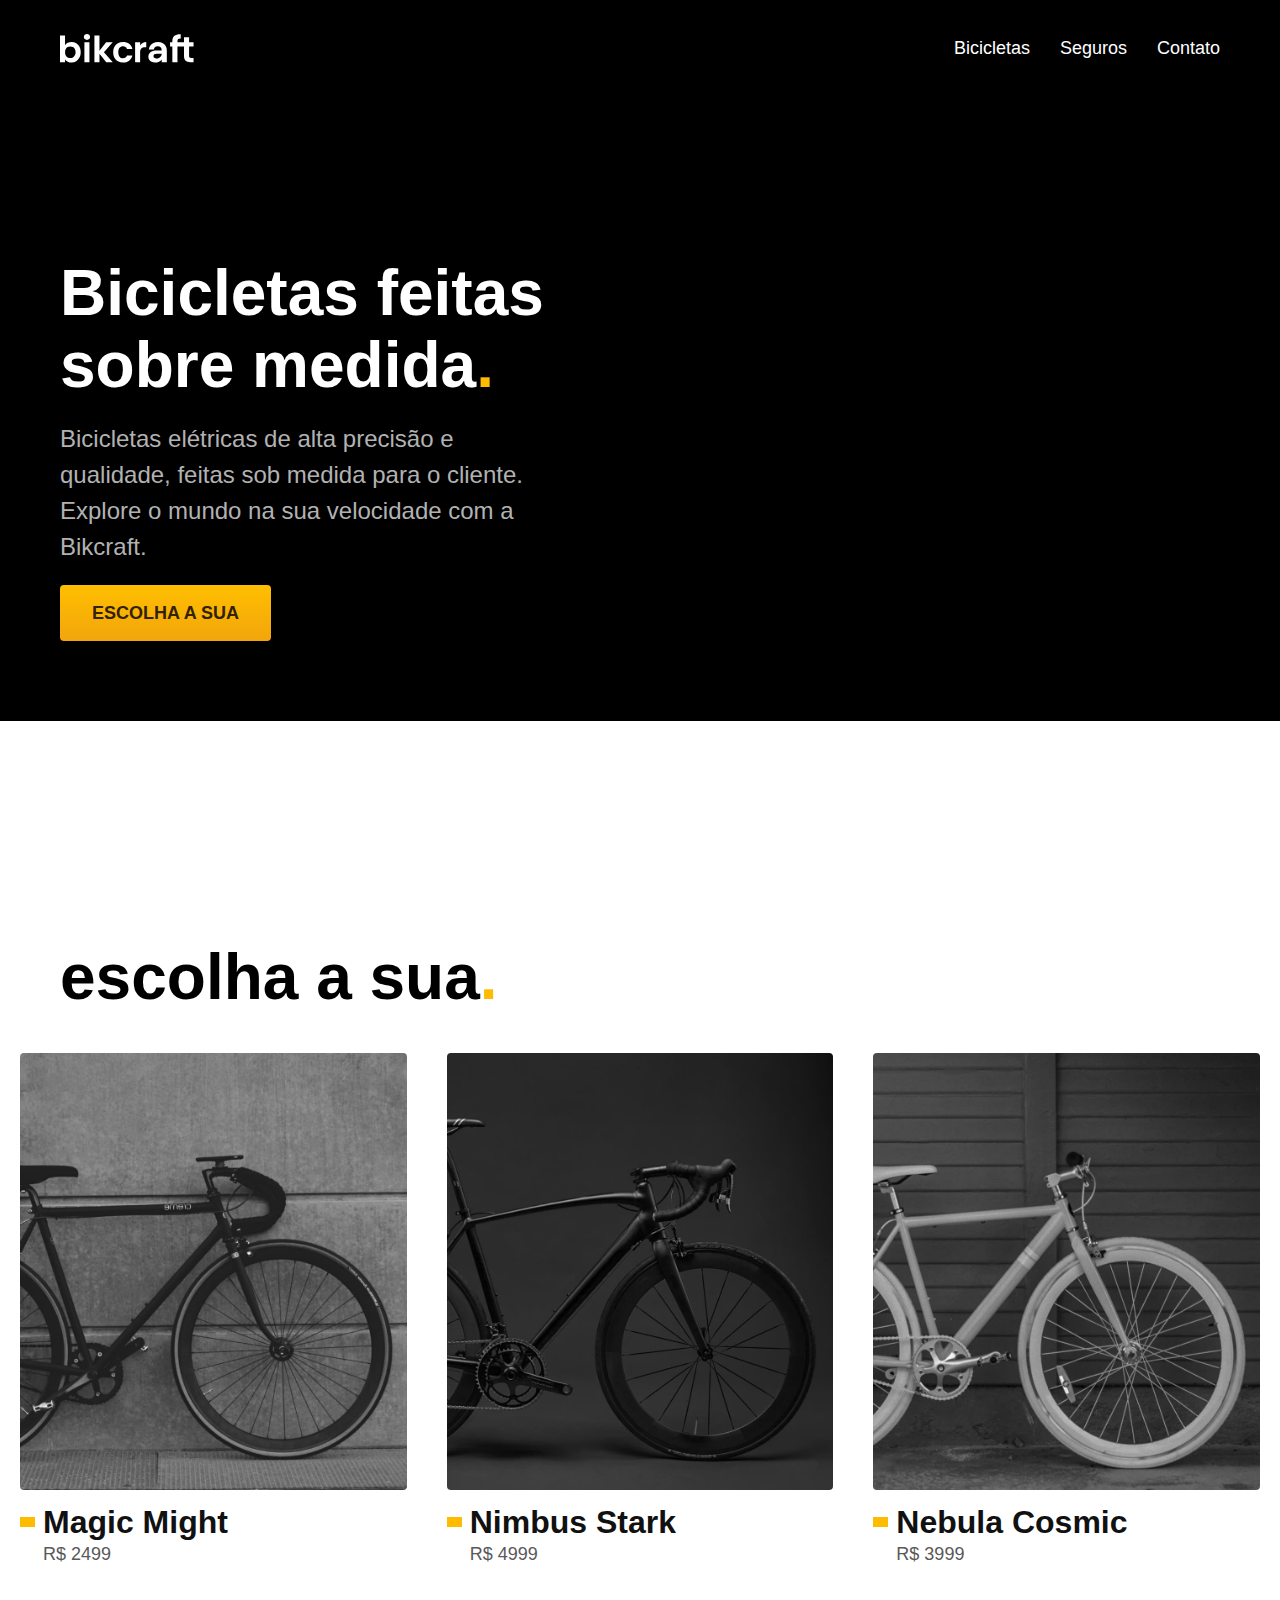
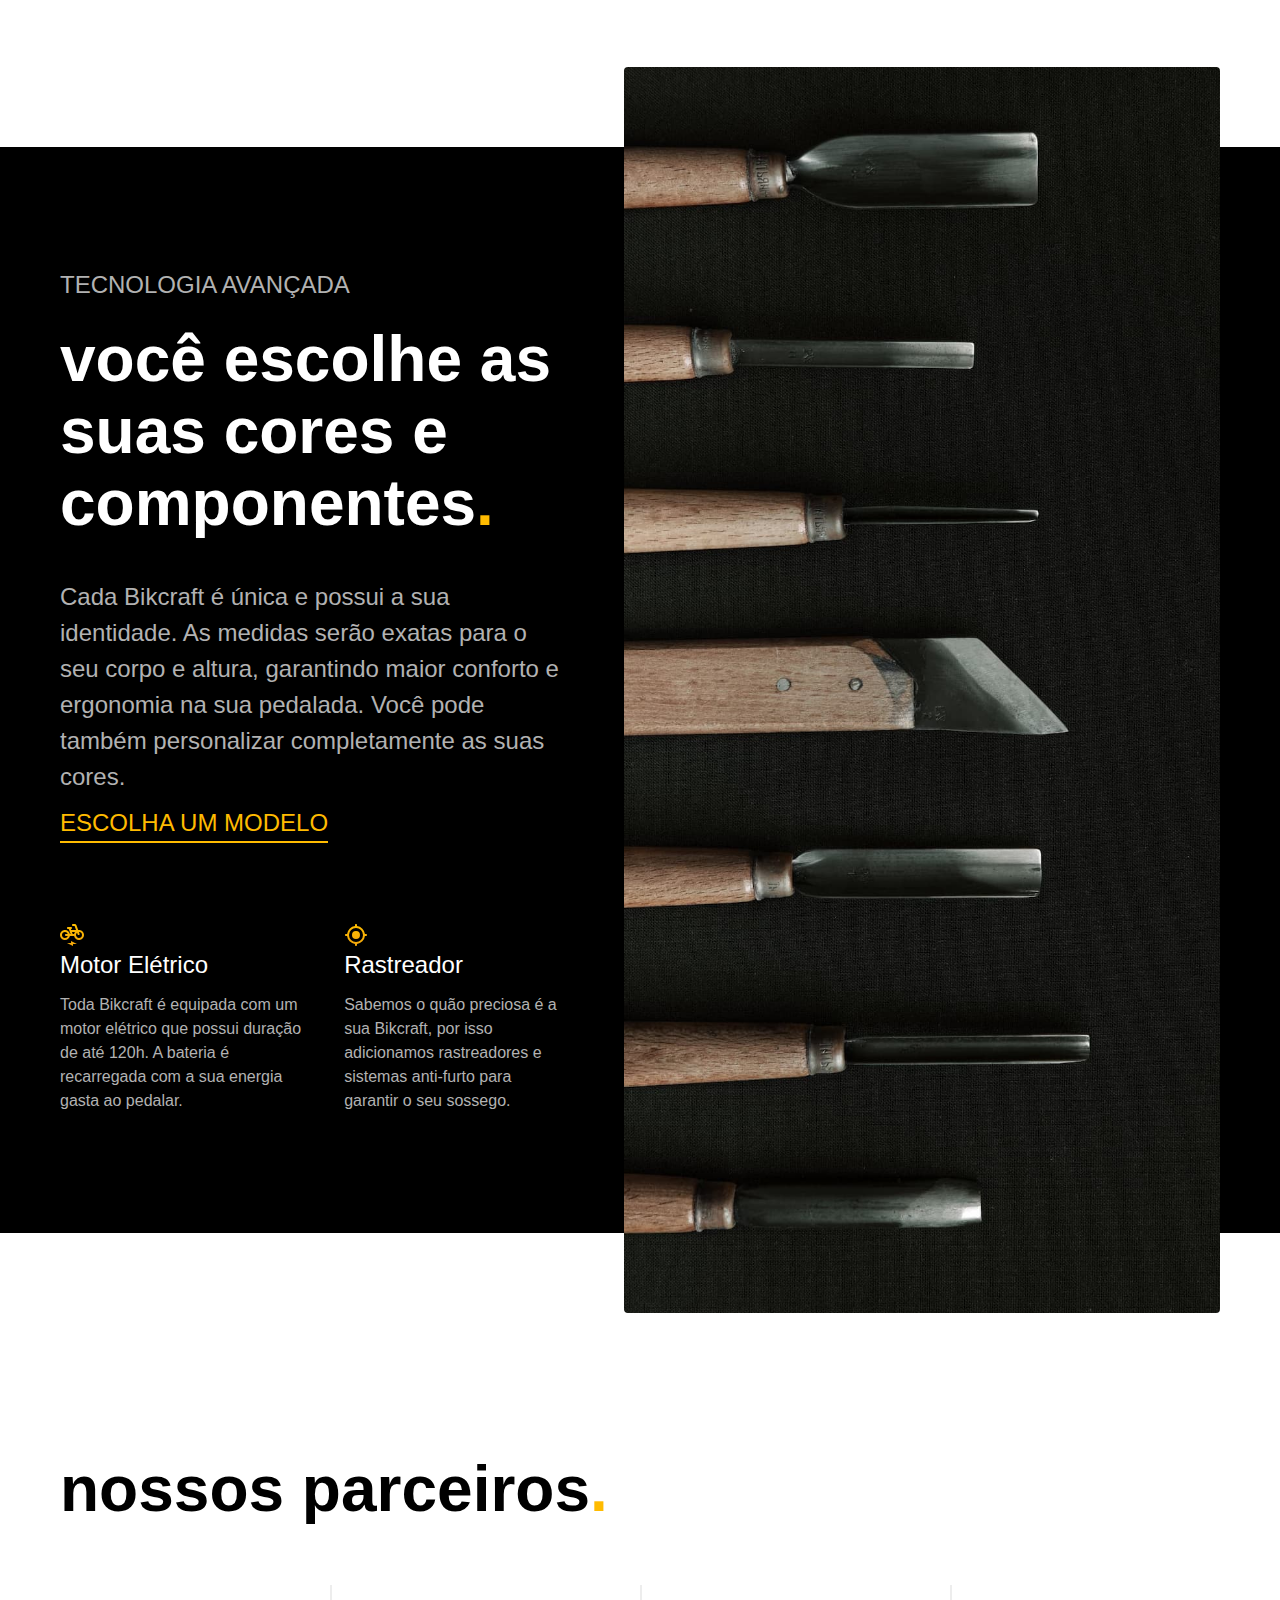
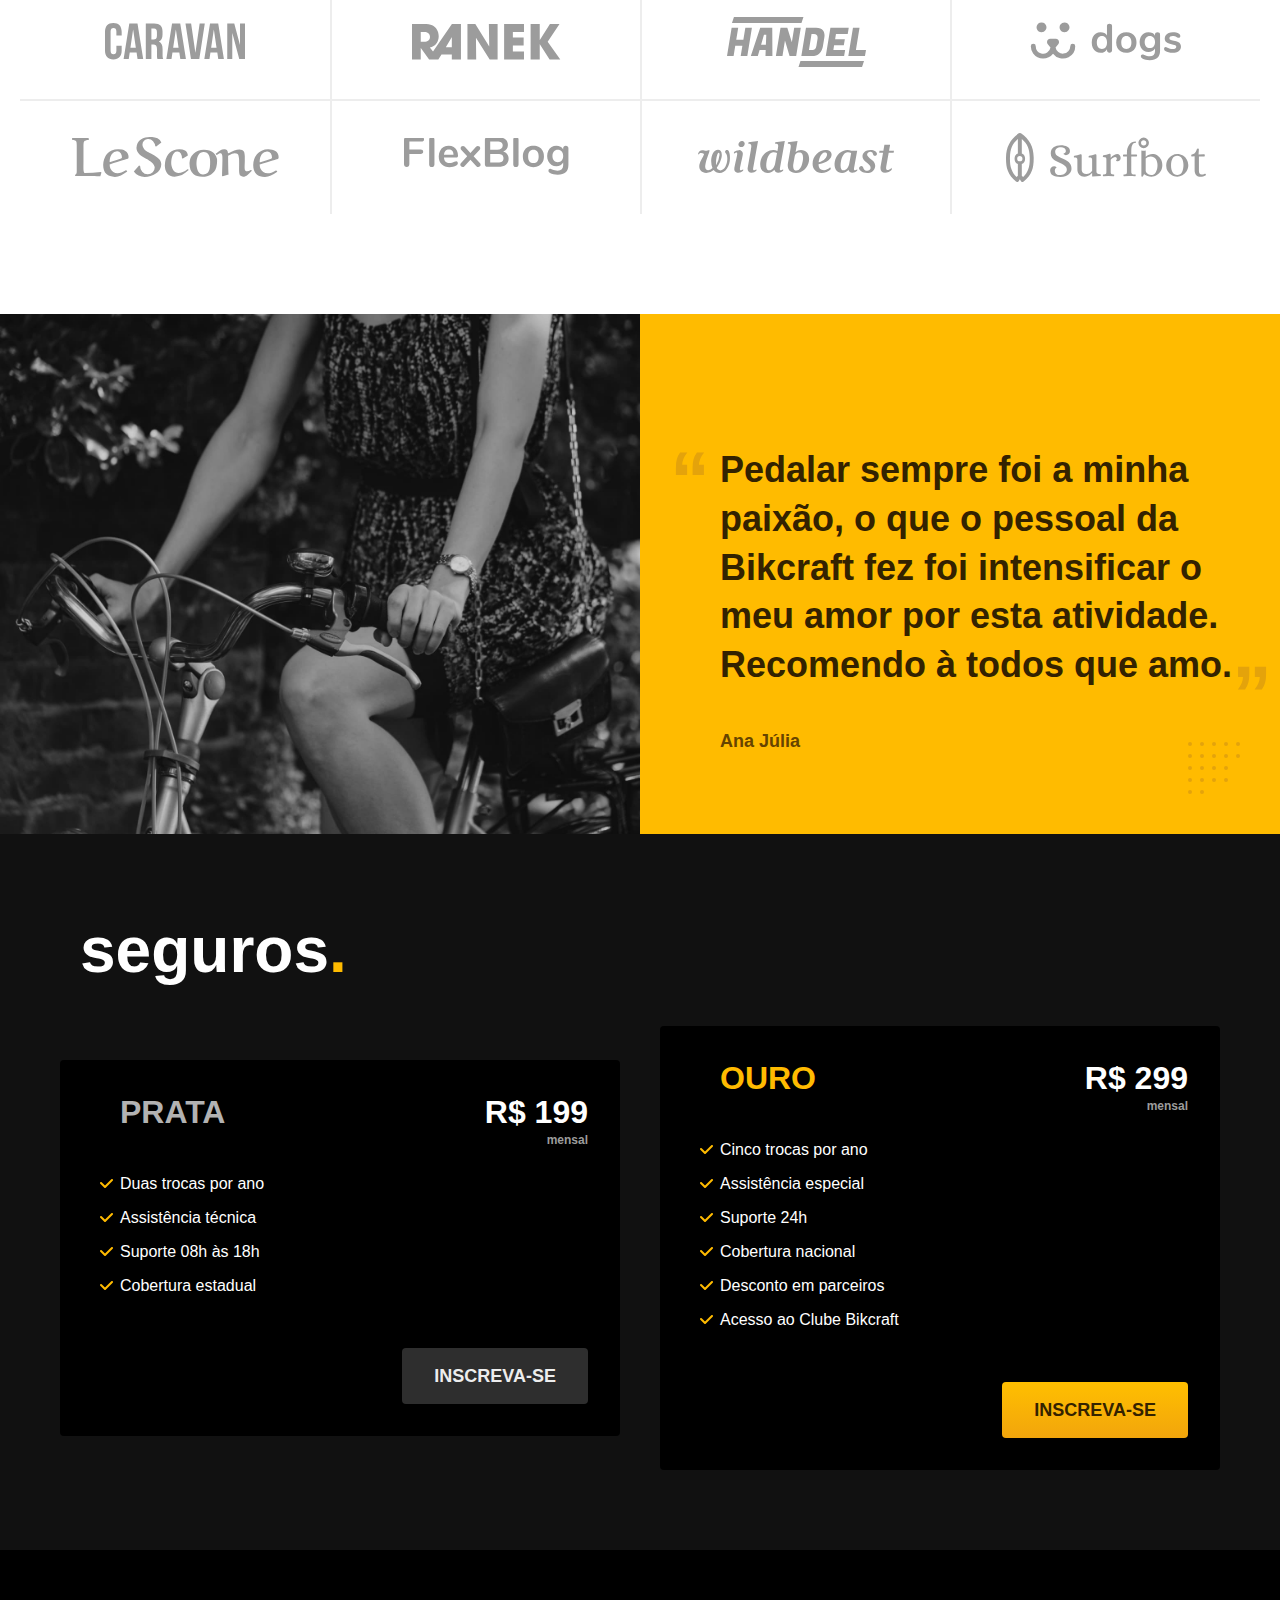
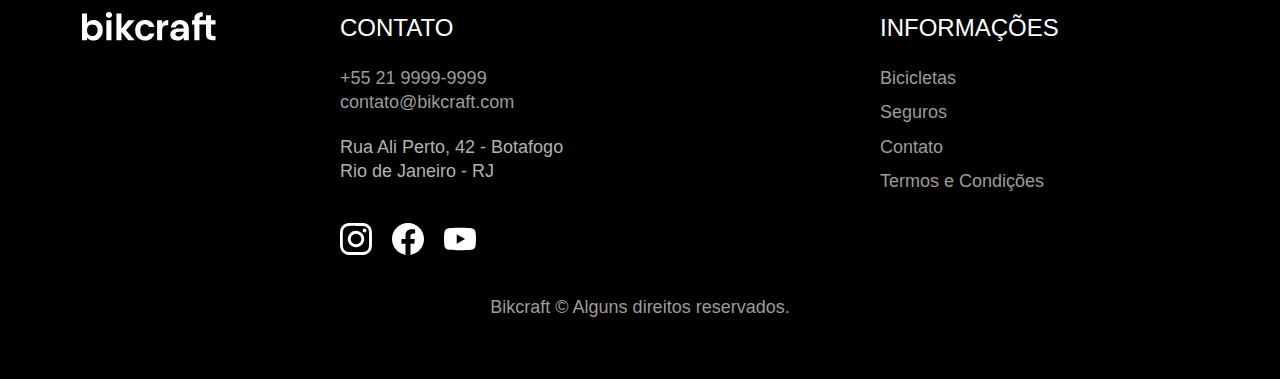
<file: index.html>
<!DOCTYPE html>
<html lang="pt-BR">

<head>
    <meta charset="UTF-8">
    <meta name="viewport" content="width=device-width, initial-scale=1.0">
    <link rel="preload" href="./css/style.min.css" as="style">
    <link rel="stylesheet" href="./css/style.min.css">
    <link rel="icon" href="favicon.svg" type="image/svg+xml">

    <title>Bikcraft - Bicicletas Elétricas</title>
    <meta name="description" content="Bikcraft">

    <script>document.documentElement.classList.add('js')</script>
</head>

<body>

    <header class="header-bg">

        
        <div class="header container">
            
            <a href="./"><img src="./img/bikcraft.svg" alt="Logo"></a>
            
            <nav class="header-menu">
                <div id="menu-button"></div>

                <ul class="font-1-m">
                    <li><a href="./bicicletas.html" class="cor-0">Bicicletas</a></li>
                    <li><a href="./seguros.html" class="cor-0">Seguros</a></li>
                    <li><a href="./contato.html" class="cor-0">Contato</a></li>
                </ul>
            </nav>

        </div>
    </header>

    <main class="descricao-bg">

        <div class="descricao container">
            <div class="descricao-texto">
                <h1 class="font-1-xxl cor-0 m-b-20 fadeInLeft" data-anime="200">Bicicletas feitas sobre medida<span class="cor-p1">.</span></h1>
                <p class="font-2-l cor-5 m-b-20 fadeInLeft" data-anime="400">Bicicletas elétricas de alta precisão e qualidade, feitas sob medida para o cliente. Explore o mundo na sua velocidade com a Bikcraft.</p>

                <a class="botao fadeInLeft" href="./bicicletas.html" data-anime="600">ESCOLHA A SUA</a>                
            </div>

            <div class="descricao-img fadeInRight" data-anime="800">
                <img src="./img/fotos/introducao.jpg" alt="Bicicleta Preta">
            </div>
        </div>
    </main>

    <article class="bikes">

        <h1 class="font-1-xxl container">escolha a sua<span class="cor-p1">.</span></h1>

        <div class="carrosel">
            <div class="carrosel-item">
                <a href="./bicicletas/magic.html">
                    <img src="./img/bicicletas/magic-home.jpg" alt="Bicicleta Magic Might" class="carrosel-item-img">
                    <h2 class="font-1-xl cor-11">Magic Might</h2>
                    <span class="font-2-m cor-8">R$ 2499</span>
                </a>
            </div>

            <div class="carrosel-item">
                <a href="./bicicletas/nimbus.html">
                    <img src="./img/bicicletas/nimbus-home.jpg" alt="Bicicleta Nimbus Stark" class="carrosel-item-img">
                    <h2 class="font-1-xl cor-11">Nimbus Stark</h2>
                    <span class="font-2-m cor-8">R$ 4999</span>
                </a>
            </div>

            <div class="carrosel-item">
                <a href="./bicicletas/nebula.html">
                    <img src="./img/bicicletas/nebula-home.jpg" alt="Bicicleta Nebula Cosmic" class="carrosel-item-img">
                    <h2 class="font-1-xl cor-11">Nebula Cosmic</h2>
                    <span class="font-2-m cor-8">R$ 3999</span>
                </a>
            </div>
        </div>
    </article>

    <article class="tecnologia-bg m-b-40">
        <div class="tecnologia container">
            <div class="tecnologia-item">
                <h2 class="cor-5 font-2-l-b m-b-20">TECNOLOGIA AVANÇADA</h2>
                <h1 class="cor-0 font-1-xxl m-b-40">você escolhe as suas cores e componentes<span class="cor-p1">.</span></h1>
                <p class="cor-5 font-2-l m-b-10">Cada Bikcraft é única e possui a sua identidade. As medidas serão exatas para o seu corpo e altura, garantindo maior conforto e ergonomia na sua pedalada. Você pode também personalizar completamente as suas cores.</p>
                <a href="./bicicletas.html" class="link">escolha um modelo</a>

                <div class="tecnologia-subitem">
                    <div>
                        <img src="./img/icones/eletrica.svg" alt=""></img>
                        <h3 class="cor-0 font-1-l m-b-10">Motor Elétrico</h2>
                            <p class="cor-5 font-2-s ">Toda Bikcraft é equipada com um motor elétrico que possui duração de até 120h. A bateria é recarregada com a sua energia gasta ao pedalar.</p>
                    </div>
                    <div>
                        <img src="./img/icones/rastreador.svg" alt="">
                        <h3 class="cor-0 font-1-l m-b-10">Rastreador</h2>
                            <p class="cor-5 font-2-s">Sabemos o quão preciosa é a sua Bikcraft, por isso adicionamos rastreadores e sistemas anti-furto para garantir o seu sossego.</p>
                    </div>
                </div>
            </div>
    
            <div class="tecnologia-item-img fadeInRight" data-anime="200">
                <img src="./img/fotos/tecnologia.jpg" alt="Pincéis">
            </div>
        </div>
    </article>

    <section class="parceiros">
        <h1 class="cor-12 font-1-xxl container m-b-60">nossos parceiros<span class="cor-p1">.</span></h1>
        <div class="parceiros-links">
            <div>
                <img src="./img/parceiros/caravan.svg" alt="">
            </div>
            <div>
                <img src="./img/parceiros/ranek.svg" alt="">
            </div>
            <div>
                <img src="./img/parceiros/handel.svg" alt="">
            </div>
            <div>
                <img src="./img/parceiros/dogs.svg" alt="">
            </div>
            <div>
                <img src="./img/parceiros/lescone.svg" alt="">
            </div>
            <div>
                <img src="./img/parceiros/flexblog.svg" alt="">
            </div>
            <div>
                <img src="./img/parceiros/wildbeast.svg" alt="">
            </div>
            <div>
                <img src="./img/parceiros/surfbot.svg" alt="">
            </div>
        </div>
    </section>

    <section class="depoimento">
        <div class="depoimento-img">
            <img src="./img/fotos/depoimento.jpg" alt="">
        </div>

        <div class="depoimento-texto">
            <blockquote>
                <p class="cor-p5 font-3-i m-b-40">
                    Pedalar sempre foi a minha paixão, o que o pessoal da Bikcraft fez foi intensificar o meu amor por esta atividade. Recomendo à todos que amo.
                </p>
            </blockquote>
            <span class="font-1-m-b cor-p4">Ana Júlia</span>
        </div>
    </section>

    <article class="seguros">
        <div class="container">
            <h1 class="cor-0 font-1-xxl container m-b-40">seguros<span class="cor-p1">.</span></h1>

            <div class="seguros-categorias">
                <div class="seguros-prata seguros-item">

                    <h3 class="cor-5 font-1-xl m-b-40">PRATA</h3>
                    <span class="cor-0 font-1-xl">R$ 199<span class="cor-6 font-1-xs">mensal</span></span>

                    <ul class="cor-0 font-2-s m-b-40">
                        <li>Duas trocas por ano</li>
                        <li>Assistência técnica</li>
                        <li>Suporte 08h às 18h</li>
                        <li>Cobertura estadual</li>
                    </ul>

                    <a href="./orcamento.html?tipo=seguro&produto=prata" class="botao secundario">INSCREVA-SE</a>
                </div>

                <div class="seguros-ouro seguros-item">

                    <h3 class="cor-p1 font-1-xl m-b-40">OURO</h3>
                    <span class="cor-0 font-1-xl">R$ 299<span class="cor-6 font-1-xs">mensal</span></span>

                    <ul class="cor-0 font-2-s m-b-40">
                        <li>Cinco trocas por ano</li>
                        <li>Assistência especial</li>
                        <li>Suporte 24h</li>
                        <li>Cobertura nacional</li>
                        <li>Desconto em parceiros</li>
                        <li>Acesso ao Clube Bikcraft</li>
                    </ul>

                    <a href="./orcamento.html?tipo=seguro&produto=ouro" class="botao">INSCREVA-SE</a>
                </div>
            </div>
        </div>
    </article>

    <footer class="footer-bg">
        <div class="footer">

            <img src="./img/bikcraft.svg" alt="" class="container">

            <div class="footer-contato">
                <h3 class="cor-0 font-2-l-b m-b-20">CONTATO</h3>

                <ul class="cor-5 font-2-m m-b-40">
                    <li><a href="tel:+552199999999">+55 21 9999-9999</a></li>
                    <li><a href="mailto:contato@bikcraft.com">contato@bikcraft.com</a></li>
                    <li>Rua Ali Perto, 42 - Botafogo</li>
                    <li>Rio de Janeiro - RJ</li>
                </ul>

                <div class="footer-redes">
                    <img src="./img/redes/instagram.svg" alt="Instagram">
                    <img src="./img/redes/facebook.svg" alt="Facebook">
                    <img src="./img/redes/youtube.svg" alt="Youtube">
                </div>
            </div>

            <div class="footer-informacoes">
                <h3 class="cor-0 font-2-l-b m-b-20">INFORMAÇÕES</h3>

                <ul class="cor-5 font-2-m">
                    <li><a href="./bicicletas.html">Bicicletas</a></li>
                    <li><a href="./seguros.html">Seguros</a></li>
                    <li><a href="./contato.html">Contato</a></li>
                    <li><a href="./termos.html">Termos e Condições</a></li>
                </ul>
            </div>
            <p class="cor-6 font-2-m footer-cop container">Bikcraft © Alguns direitos reservados.</p>
        </div>
    </footer>

    <script src="./scripts/plugins/simple-anime.js"></script>
    <script src="./scripts/script.js"></script>
</body>

</html>
</file>
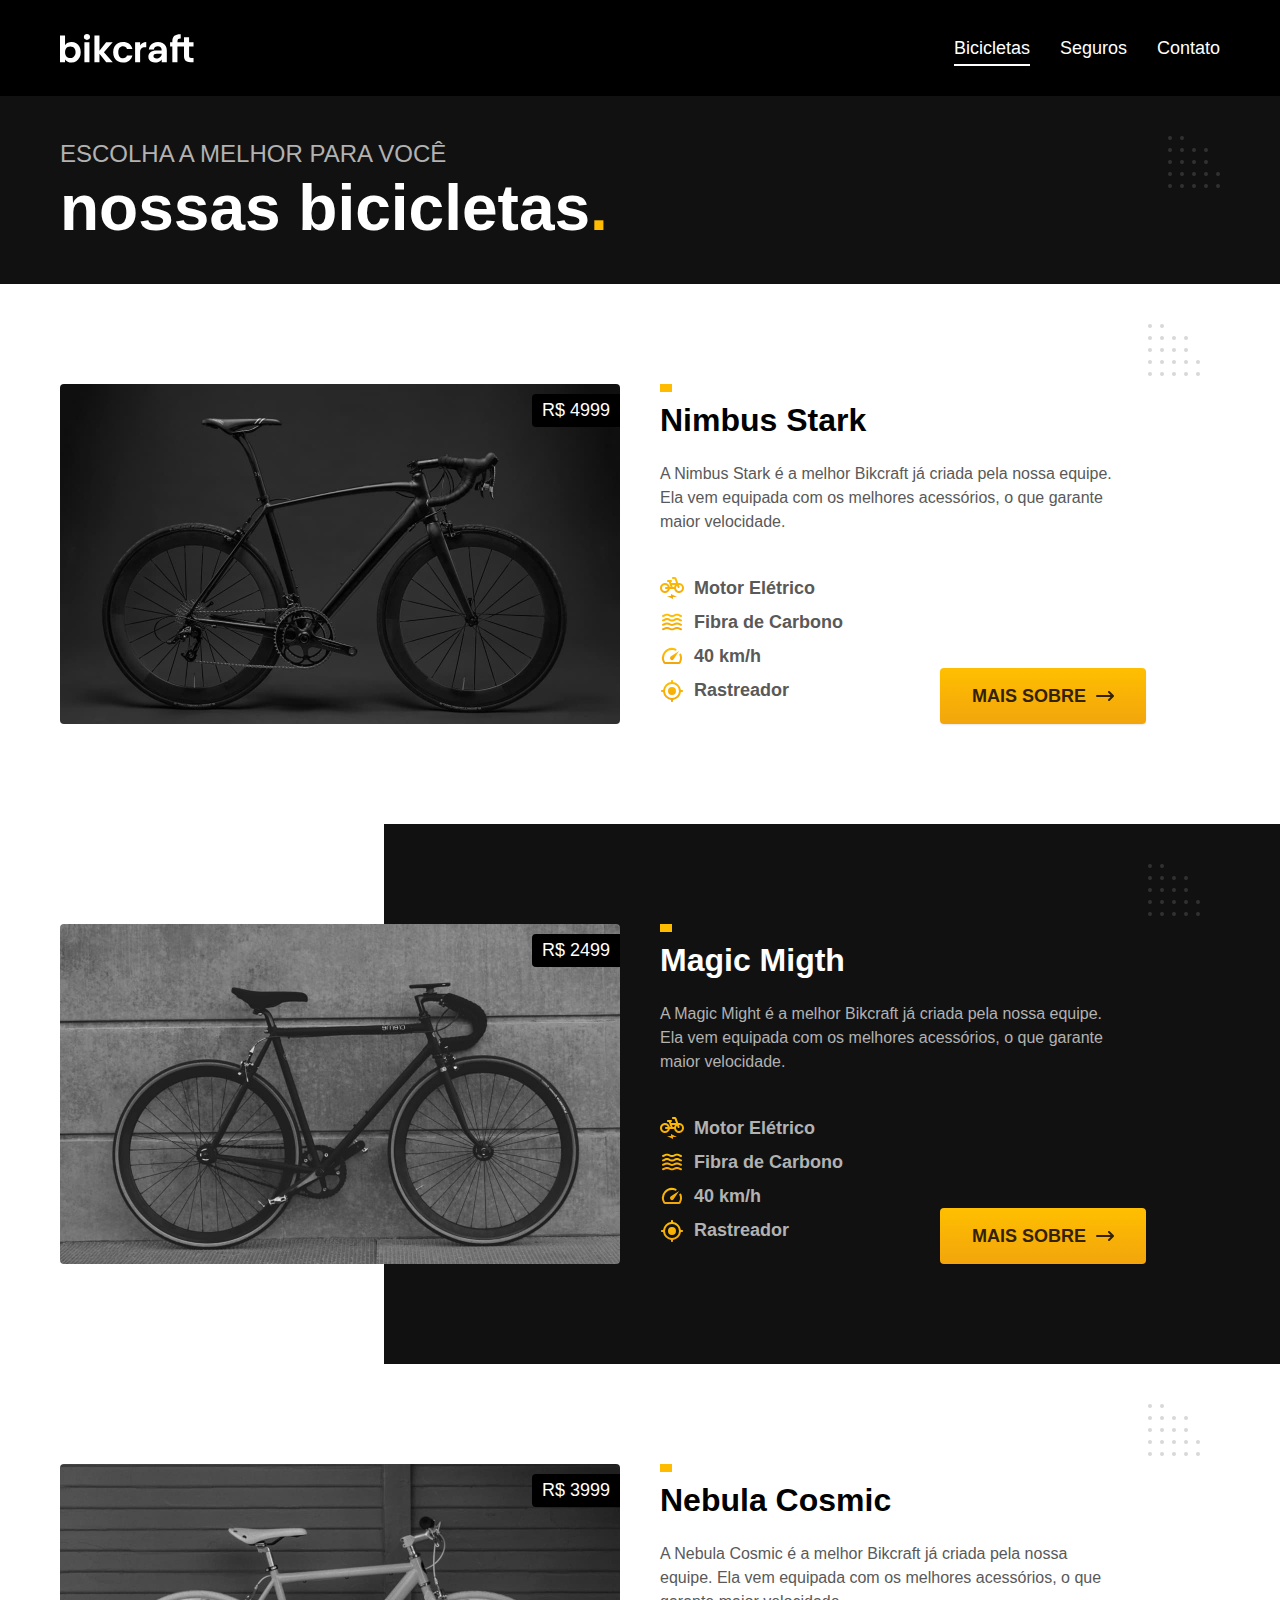
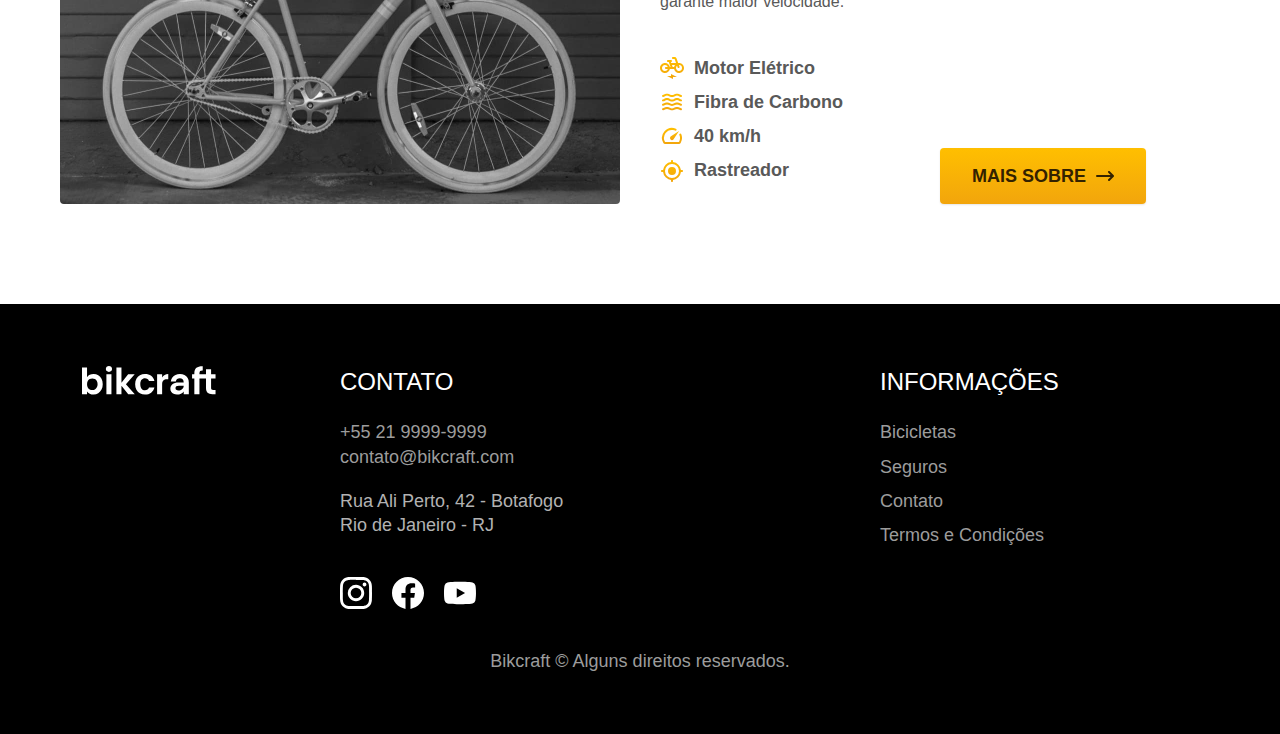
<file: bicicletas.html>
<!DOCTYPE html>
<html lang="pt-BR">

<head>
    <meta charset="UTF-8">
    <meta name="viewport" content="width=device-width, initial-scale=1.0">
        <link rel="preload" href="./css/style.min.css" as="style">
    <link rel="preload" href="./css/style.min.css" as="style">
    <link rel="stylesheet" href="./css/style.min.css">
    <link rel="icon" href="favicon.svg" type="image/svg+xml">

    <title>Bikcraft</title>
    <meta name="description" content="Bikcraft">
    <script>document.documentElement.classList.add('js')</script>
</head>

<body id="bicicletas">

    <header class="header-bg">
        <div class="header container">

            <a href="./"><img src="./img/bikcraft.svg" alt="Logo"></a>

            <nav class="header-menu">
                <div id="menu-button"></div>

                <ul class="font-1-m">
                    <li><a href="./bicicletas.html" class="cor-0">Bicicletas</a></li>
                    <li><a href="./seguros.html" class="cor-0">Seguros</a></li>
                    <li><a href="./contato.html" class="cor-0">Contato</a></li>
                </ul>
            </nav>

        </div>
    </header>

    <main>
        <div class="titulo-bg">
            <div class="titulo container">
                <p class="font-2-l-b cor-5 fadeInLeft" data-anime="100">ESCOLHA A MELHOR PARA VOCÊ</p>
                <h1 class="font-1-xxl cor-0 fadeInLeft " data-anime="200">nossas bicicletas<span class="cor-p1">.</span></h1>
            </div>
        </div>


        <div class="bicicletas-bg">

            <div class="bicicletas container">
                <div class="bicicletas-imagem fadeInLeft" data-anime="400">
                    <img src="./img/bicicletas/nimbus.jpg" alt="Bicicleta Nimbus Stark">
                    <span class="font-2-m cor-0">R$ 4999</span>
                </div>

                <div class="bicicletas-conteudo fadeInRight" data-anime="600">
                    <h2 class="font-1-xl">Nimbus Stark</h2>
                    <p class="font-2-s cor-8">A Nimbus Stark é a melhor Bikcraft já criada pela nossa equipe. Ela vem equipada com os melhores acessórios, o que garante maior velocidade.</p>
                    <ul class="font-1-m-b cor-8">
                        <li>
                            <img src="./img/icones/eletrica.svg" alt="">
                            Motor Elétrico
                        </li>
                        <li>
                            <img src="./img/icones/carbono.svg" alt="">
                            Fibra de Carbono
                        </li>
                        <li>
                            <img src="./img/icones/velocidade.svg" alt="">
                            40 km/h
                        </li>
                        <li>
                            <img src="./img/icones/rastreador.svg" alt="">
                            Rastreador
                        </li>
                    </ul>

                    <a href="./bicicletas/nimbus.html" class="botao seta">Mais Sobre</a>
                </div>
            </div>

        </div>

        <div class="bicicletas-bg">

            <div class="bicicletas container">
                <div class="bicicletas-imagem">
                    <img src="./img/bicicletas/magic.jpg" alt="Bicicleta Nimbus Stark">
                    <span class="font-2-m cor-0">R$ 2499</span>
                </div>

                <div class="bicicletas-conteudo">
                    <h2 class="font-1-xl cor-0">Magic Migth</h2>
                    <p class="font-2-s cor-5">A Magic Might é a melhor Bikcraft já criada pela nossa equipe. Ela vem equipada com os melhores acessórios, o que garante maior velocidade.</p>
                    <ul class="font-1-m-b cor-5">
                        <li>
                            <img src="./img/icones/eletrica.svg" alt="">
                            Motor Elétrico
                        </li>
                        <li>
                            <img src="./img/icones/carbono.svg" alt="">
                            Fibra de Carbono
                        </li>
                        <li>
                            <img src="./img/icones/velocidade.svg" alt="">
                            40 km/h
                        </li>
                        <li>
                            <img src="./img/icones/rastreador.svg" alt="">
                            Rastreador
                        </li>
                    </ul>

                    <a href="./bicicletas/magic.html" class="botao seta">Mais Sobre</a>
                </div>
            </div>

        </div>

        <div class="bicicletas-bg">

            <div class="bicicletas container">
                <div class="bicicletas-imagem">
                    <img src="./img/bicicletas/nebula.jpg" alt="Bicicleta Nimbus Stark">
                    <span class="font-2-m cor-0">R$ 3999</span>
                </div>

                <div class="bicicletas-conteudo">
                    <h2 class="font-1-xl">Nebula Cosmic</h2>
                    <p class="font-2-s cor-8">A Nebula Cosmic é a melhor Bikcraft já criada pela nossa equipe. Ela vem equipada com os melhores acessórios, o que garante maior velocidade.</p>
                    <ul class="font-1-m-b cor-8">
                        <li>
                            <img src="./img/icones/eletrica.svg" alt="">
                            Motor Elétrico
                        </li>
                        <li>
                            <img src="./img/icones/carbono.svg" alt="">
                            Fibra de Carbono
                        </li>
                        <li>
                            <img src="./img/icones/velocidade.svg" alt="">
                            40 km/h
                        </li>
                        <li>
                            <img src="./img/icones/rastreador.svg" alt="">
                            Rastreador
                        </li>
                    </ul>

                    <a href="./bicicletas/nebula.html" class="botao seta">Mais Sobre</a>
                </div>
            </div>

        </div>

    </main>

    <footer class="footer-bg">
        <div class="footer">

            <img src="./img/bikcraft.svg" alt="" class="container">

            <div class="footer-contato">
                <h3 class="cor-0 font-2-l-b m-b-20">CONTATO</h3>

                <ul class="cor-5 font-2-m m-b-40">
                    <li><a href="tel:+552199999999">+55 21 9999-9999</a></li>
                    <li><a href="mailto:contato@bikcraft.com">contato@bikcraft.com</a></li>
                    <li>Rua Ali Perto, 42 - Botafogo</li>
                    <li>Rio de Janeiro - RJ</li>
                </ul>

                <div class="footer-redes">
                    <img src="./img/redes/instagram.svg" alt="Instagram">
                    <img src="./img/redes/facebook.svg" alt="Facebook">
                    <img src="./img/redes/youtube.svg" alt="Youtube">
                </div>
            </div>

            <div class="footer-informacoes">
                <h3 class="cor-0 font-2-l-b m-b-20">INFORMAÇÕES</h3>

                <ul class="cor-5 font-2-m">
                    <li><a href="./bicicletas.html">Bicicletas</a></li>
                    <li><a href="./seguros.html">Seguros</a></li>
                    <li><a href="./contato.html">Contato</a></li>
                    <li><a href="./termos.html">Termos e Condições</a></li>
                </ul>
            </div>
            <p class="cor-6 font-2-m footer-cop container">Bikcraft © Alguns direitos reservados.</p>
        </div>
    </footer>

    <script src="./scripts/plugins/simple-anime.js"></script>
    <script src="./scripts/script.js"></script>
</body>

</html>
</file>
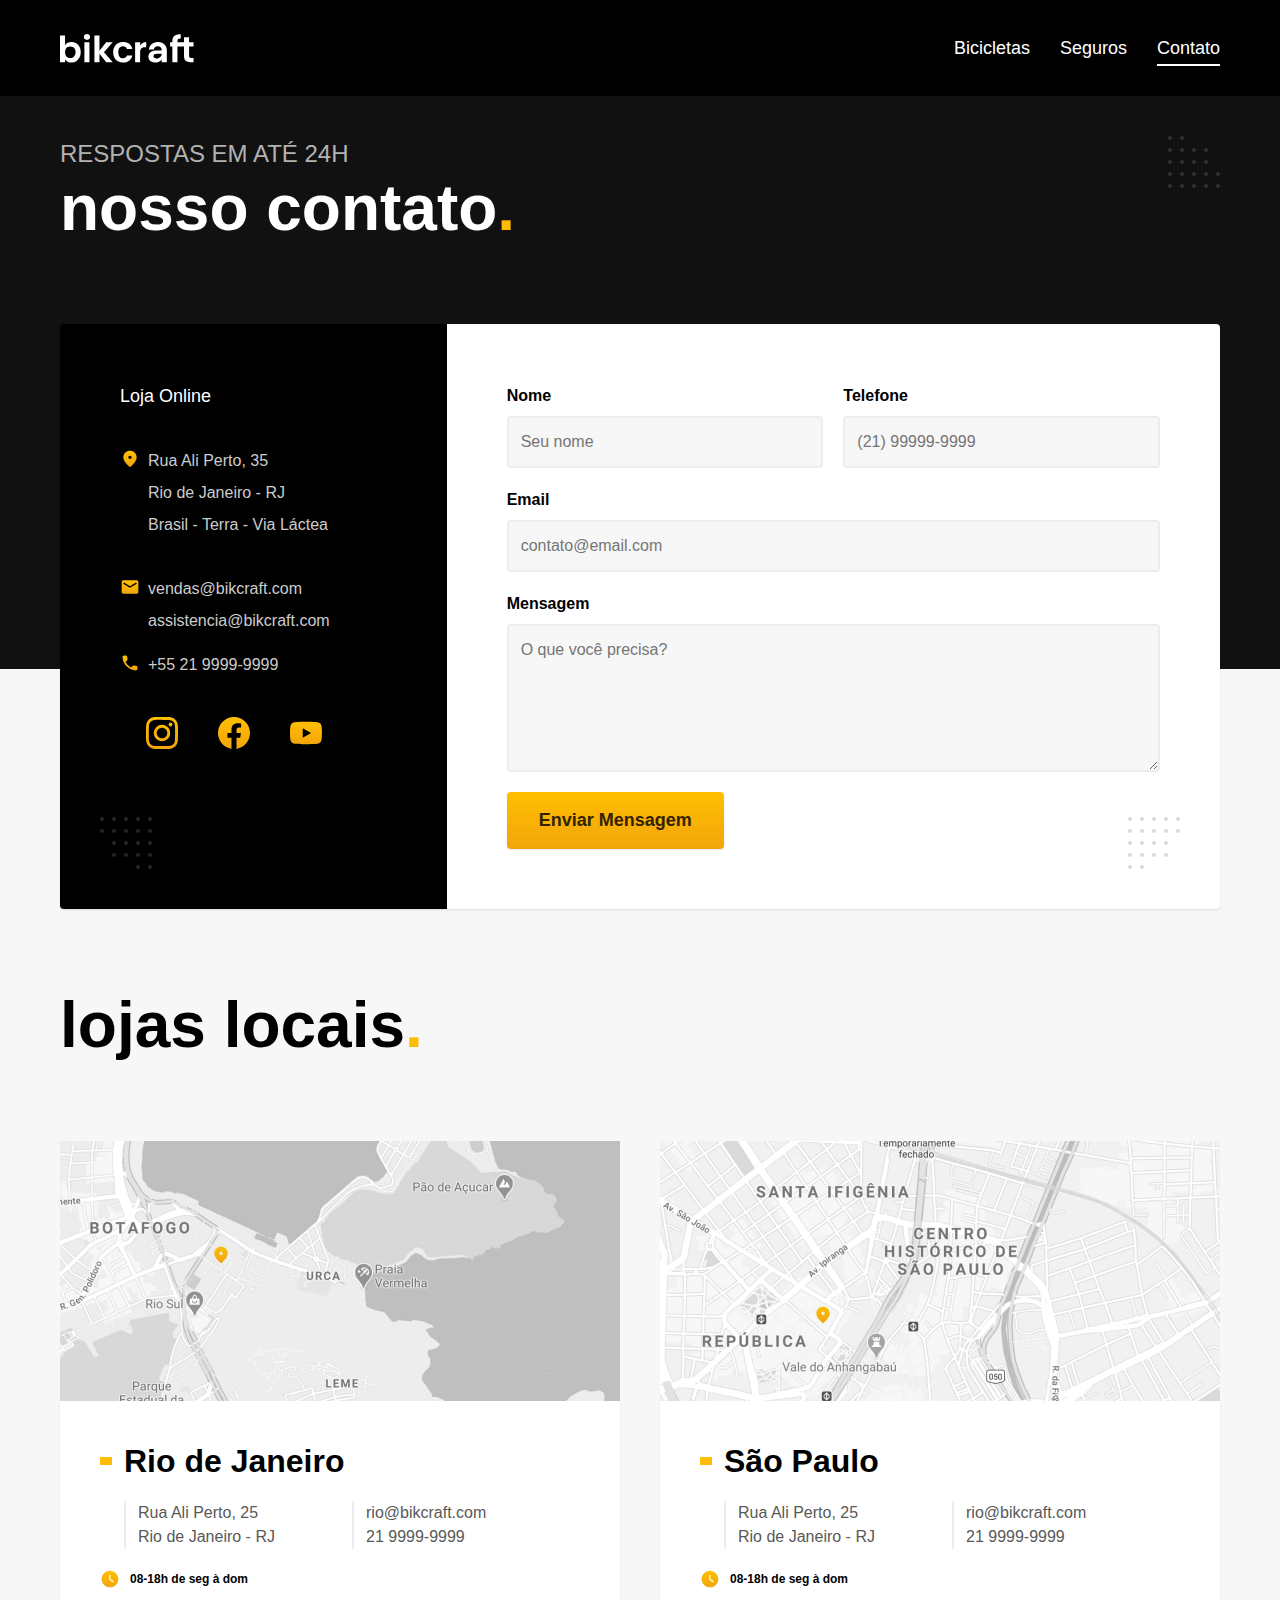
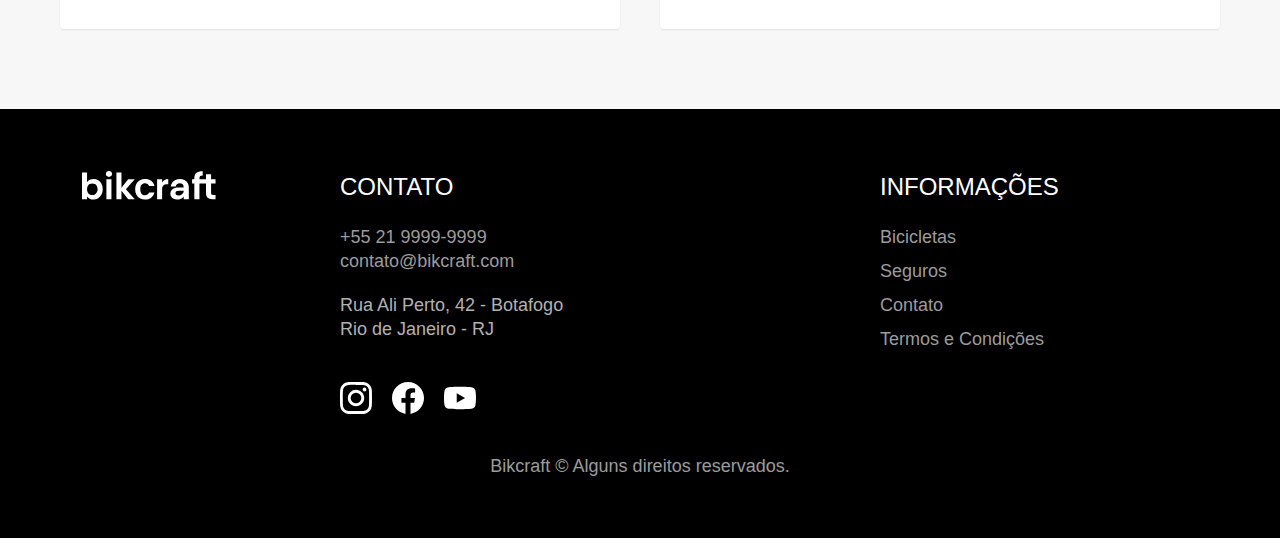
<file: contato.html>
<!DOCTYPE html>
<html lang="pt-BR">

<head>
    <meta charset="UTF-8">
    <meta name="viewport" content="width=device-width, initial-scale=1.0">
        <link rel="preload" href="./css/style.min.css" as="style">
    <link rel="preload" href="./css/style.min.css" as="style">
    <link rel="stylesheet" href="./css/style.min.css">
    <link rel="icon" href="favicon.svg" type="image/svg+xml">

    <title>Contato | Bikcraft</title>
    <meta name="description" content="Bikcraft">
    <script>document.documentElement.classList.add('js')</script>
</head>

<body id="contato">

    <header class="header-bg">
        <div class="header container">

            <a href="./"><img src="./img/bikcraft.svg" alt="Logo"></a>

            <nav class="header-menu">
                                <div id="menu-button"></div>

                <ul class="font-1-m">
                    <li><a href="./bicicletas.html" class="cor-0">Bicicletas</a></li>
                    <li><a href="./seguros.html" class="cor-0">Seguros</a></li>
                    <li><a href="./contato.html" class="cor-0">Contato</a></li>
                </ul>
            </nav>

        </div>
    </header>

    <main class="titulo-bg">
            <div>
                <div class="titulo container m-b-40">
                    <p class="font-2-l-b cor-5" data-anime="100">RESPOSTAS EM ATÉ 24H</p>
                    <h1 class="font-1-xxl cor-0" data-anime="200">nosso contato<span class="cor-p1">.</span></h1>
                </div>
            </div>

            <div class="contato container">
                <section class="contato-dados fadeInLeft" aria-label="Endereço" data-anime="400">
                    <h2 class="font-1-m cor-0 m-b-40">Loja Online</h2>

                    <div class="contato-endereco font-2-s cor-4 m-b-40">
                        <p>Rua Ali Perto, 35</p>
                        <p>Rio de Janeiro - RJ</p>
                        <p>Brasil - Terra - Via Láctea</p>
                    </div>

                    <address class="contato-meios font-2-s cor-4 m-b-40">
                        <a href="mailto:vendas@bikcraft.com">vendas@bikcraft.com</a>
                        <a href="mailto:assistencia@bikcraft.com">assistencia@bikcraft.com</a>
                        <a href="tel:+552199999999">+55 21 9999-9999</a>
                    </address>

                    <div class="contato-redes">
                        <img src="./img/redes/instagram-p.svg" alt="Instagram">
                        <img src="./img/redes/facebook-p.svg" alt="Facebook">
                        <img src="./img/redes/youtube-p.svg" alt="Youtube">
                    </div>
                </section>

                <section aria-label="Formulário" data-anime="600" class="fadeInRight">
                    <form action="./contato.html" class="form">

                        <div class="form-item">
                            <label for="nome">Nome</label>
                            <input type="text" id="nome" name="nome" placeholder="Seu nome" required>
                        </div>

                        <div class="form-item">
                            <label for="telefone">Telefone</label>
                            <input type="tel" id="telefone" name="telefone" placeholder="(21) 99999-9999" required>
                        </div>

                        <div class="form-item col-2">
                            <label for="email">Email</label>
                            <input type="email" id="email" name="email" placeholder="contato@email.com" required>
                        </div>

                        <div class="form-item col-2">
                            <label for="mensagem">Mensagem</label>
                            <textarea rows="5" id="mensagem" name="mensagem" placeholder="O que você precisa?"></textarea>
                        </div>

                        <button class="botao">Enviar Mensagem</button>
                    </form>
                </section>
            </div>

    </main>

    <article class="loja-bg">
        <div class="loja container">
            <h1 class="font-1-xxl cor-12 m-b-80">lojas locais<span class="cor-p1">.</span></h1>

            <div class="loja-mapas">
                <div class="loja-item">
                    <img src="./img/lojas/rj.jpg" alt="">

                    <div class="loja-item-endereco">
                        <h2 class="font-1-xl m-b-20">Rio de Janeiro</h2>
                        <div class="font-2-sb cor-8 m-b-20">
                            <p>Rua Ali Perto, 25</p>
                            <p>rio@bikcraft.com</p>
                            <p>Rio de Janeiro - RJ</p>
                            <p>21 9999-9999</p>
                        </div>
                        <p class="font-1-xs">08-18h de seg à dom</p>
                    </div>
                </div>

                <div class="loja-item">
                    <img src="./img/lojas/sp.jpg" alt="">

                    <div class="loja-item-endereco">
                        <h2 class="font-1-xl m-b-20">São Paulo</h2>
                        <div class="font-2-sb cor-8 m-b-20">
                            <p>Rua Ali Perto, 25</p>
                            <p>rio@bikcraft.com</p>
                            <p>Rio de Janeiro - RJ</p>
                            <p>21 9999-9999</p>
                        </div>
                        <p class="font-1-xs">08-18h de seg à dom</p>
                    </div>
                </div>
            </div>
        </div>
    </article>

    <footer class="footer-bg">
        <div class="footer">

            <img src="./img/bikcraft.svg" alt="" class="container">

            <div class="footer-contato">
                <h3 class="cor-0 font-2-l-b m-b-20">CONTATO</h3>

                <ul class="cor-5 font-2-m m-b-40">
                    <li><a href="tel:+552199999999">+55 21 9999-9999</a></li>
                    <li><a href="mailto:contato@bikcraft.com">contato@bikcraft.com</a></li>
                    <li>Rua Ali Perto, 42 - Botafogo</li>
                    <li>Rio de Janeiro - RJ</li>
                </ul>

                <div class="footer-redes">
                    <img src="./img/redes/instagram.svg" alt="Instagram">
                    <img src="./img/redes/facebook.svg" alt="Facebook">
                    <img src="./img/redes/youtube.svg" alt="Youtube">
                </div>
            </div>

            <div class="footer-informacoes">
                <h3 class="cor-0 font-2-l-b m-b-20">INFORMAÇÕES</h3>

                <ul class="cor-5 font-2-m">
                    <li><a href="./bicicletas.html">Bicicletas</a></li>
                    <li><a href="./seguros.html">Seguros</a></li>
                    <li><a href="./contato.html">Contato</a></li>
                    <li><a href="./termos.html">Termos e Condições</a></li>
                </ul>
            </div>
            <p class="cor-6 font-2-m footer-cop container">Bikcraft © Alguns direitos reservados.</p>
        </div>
    </footer>

    <script src="./scripts/plugins/simple-anime.js"></script>
    <script src="./scripts/script.js"></script>
</body>

</html>
</file>
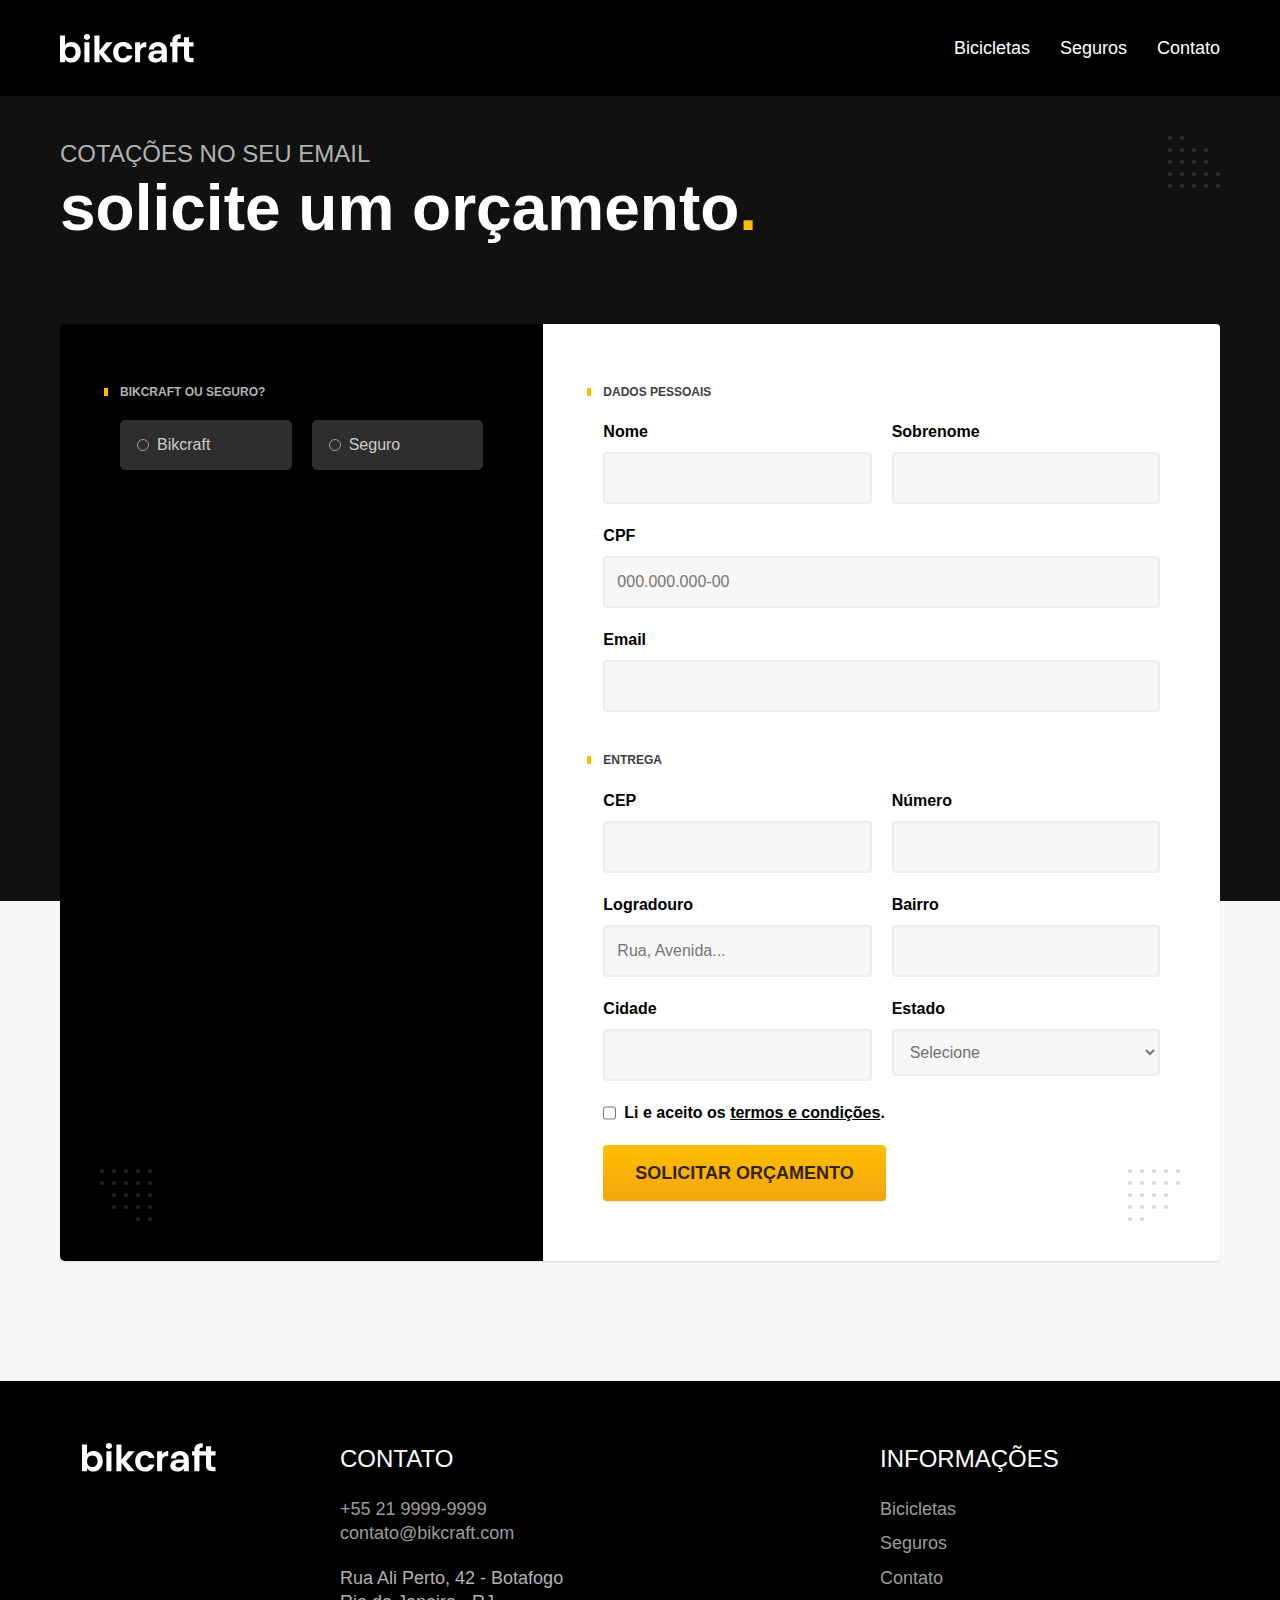
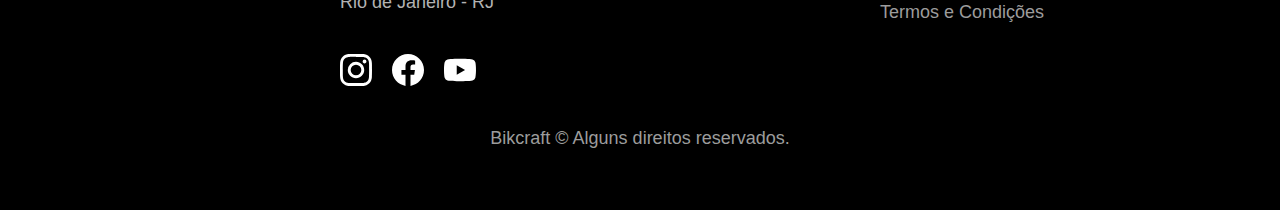
<file: orcamento.html>
<!DOCTYPE html>
<html lang="pt-BR">

<head>
    <meta charset="UTF-8">
    <meta name="viewport" content="width=device-width, initial-scale=1.0">
    <link rel="preload" href="./css/style.min.css" as="style">
    <link rel="stylesheet" href="./css/style.min.css">
    <link rel="icon" href="favicon.svg" type="image/svg+xml">

    <title>Orçamento | Bikcraft</title>
    <meta name="description" content="Bikcraft">
    <script>document.documentElement.classList.add('js')</script>
</head>

<body id="orcamento">

    <header class="header-bg">
        <div class="header container">

            <a href="./"><img src="./img/bikcraft.svg" alt="Logo"></a>

            <nav class="header-menu">
                                <div id="menu-button"></div>

                <ul class="font-1-m">
                    <li><a href="./bicicletas.html" class="cor-0">Bicicletas</a></li>
                    <li><a href="./seguros.html" class="cor-0">Seguros</a></li>
                    <li><a href="./contato.html" class="cor-0">Contato</a></li>
                </ul>
            </nav>

        </div>
    </header>

    <main class="titulo-bg">
        <div>
            <div class="titulo container m-b-40">
                <p class="font-2-l-b cor-5 fadeInLeft" data-anime="100">COTAÇÕES NO SEU EMAIL</p>
                <h1 class="font-1-xxl cor-0 fadeInLeft" data-anime="200">solicite um orçamento<span class="cor-p1">.</span></h1>
            </div>
        </div>

        <form action="./orcamento.html" class="orcamento container">
            <div class="orcamento-produto fadeInLeft" data-anime="400">
                <h2 class="font-1-xs cor-5">BIKCRAFT OU SEGURO?</h2>
                
                <input type="radio" name="tipo" value="bikcraft" id="bikcraft">
                <label for="bikcraft">Bikcraft</label>

                <input type="radio" name="tipo" value="seguro" id="seguro">
                <label for="seguro">Seguro</label>

                <div class="orcamento-conteudo" id="orcamento-bikcraft"> 
                    <h2 class="font-1-xs cor-5">ESCOLHA A SUA:</h2>

                    <input type="radio" name="produto" value="nimbus" id="nimbus">
                    <label for="nimbus">Nimbus Stark <span>R$ 4999</span></label>
                    <div class="orcamento-detalhes">
                        <ul class="font-1-xs cor-8">
                            <li><img src="./img/icones/eletrica.svg" alt="">Motor Elétrico</li>
                            <li><img src="./img/icones/carbono.svg" alt="">Fibra de Carbono</li>
                            <li><img src="./img/icones/velocidade.svg" alt="">40 km/h</li>
                            <li><img src="./img/icones/rastreador.svg" alt="">Rastreador</li>
                        </ul>

                        <img src="./img/bicicletas/nimbus.jpg" alt="Bicileta Preta">
                    </div>

                    <input type="radio" name="produto" value="magic" id="magic">
                    <label for="magic">Magic Might <span>R$ 2499</span></label>
                    <div class="orcamento-detalhes">
                        <ul class="font-1-xs cor-8">
                            <li><img src="./img/icones/eletrica.svg" alt="">Motor Elétrico</li>
                            <li><img src="./img/icones/carbono.svg" alt="">Fibra de Carbono</li>
                            <li><img src="./img/icones/velocidade.svg" alt="">40 km/h</li>
                            <li><img src="./img/icones/rastreador.svg" alt="">Rastreador</li>
                        </ul>

                        <img src="./img/bicicletas/magic.jpg" alt="Bicileta Preta">
                    </div>

                    <input type="radio" name="produto" value="nebula" id="nebula">
                    <label for="nebula">Nebula Cosmic <span>R$ 3999</span></label>
                    <div class="orcamento-detalhes">
                        <ul class="font-1-xs cor-8">
                            <li><img src="./img/icones/eletrica.svg" alt="">Motor Elétrico</li>
                            <li><img src="./img/icones/carbono.svg" alt="">Fibra de Carbono</li>
                            <li><img src="./img/icones/velocidade.svg" alt="">40 km/h</li>
                            <li><img src="./img/icones/rastreador.svg" alt="">Rastreador</li>
                        </ul>

                        <img src="./img/bicicletas/nebula.jpg" alt="Bicileta Branca">
                    </div>
                                        
                </div>
                
                <div class="orcamento-conteudo" id="orcamento-seguro"> 
                    <h2 class="font-1-xs cor-5">ESCOLHA SEU PLANO:</h2>

                    <input type="radio" name="produto" value="prata" id="prata">
                    <label for="prata">Prata <span>R$ 199</span></label>

                    <input type="radio" name="produto" value="ouro" id="ouro">
                    <label for="ouro">Ouro <span>R$ 299</span></label>
                </div>
            </div>


            <div class="orcamento-dados form fadeInRight" data-anime="600">

                <h2 class="font-1-xs cor-9 col-2">DADOS PESSOAIS</h2>

                <div class="form-item">
                    <label for="nome">Nome</label>
                    <input type="text" id="nome" name="nome">
                </div>
                
                <div class="form-item">
                    <label for="sobrenome">Sobrenome</label>
                    <input type="text" id="sobrenome" name="sobrenome">
                </div>

                <div class="form-item col-2">
                    <label for="cpf">CPF</label>
                    <input type="text" id="cpf" name="cpf" placeholder="000.000.000-00">
                </div>
                
                <div class="form-item col-2">
                    <label for="email">Email</label>
                    <input type="email" id="email" name="email">
                </div>

                <h2 class="font-1-xs cor-9 col-2">ENTREGA</h2>

                <div class="form-item">
                    <label for="cep">CEP</label>
                    <input type="text" id="cep" name="cep">
                </div>

                <div class="form-item">
                    <label for="numero">Número</label>
                    <input type="text" id="numero" name="numero">
                </div>

                <div class="form-item">
                    <label for="logradouro">Logradouro</label>
                    <input type="text" id="logradouro" name="logradouro" placeholder="Rua, Avenida...">
                </div>

                <div class="form-item">
                    <label for="bairro">Bairro</label>
                    <input type="text" id="bairro" name="bairro">
                </div>

                <div class="form-item">
                    <label for="cidade">Cidade</label>
                    <input type="text" id="cidade" name="cidade">
                </div>

                <div class="form-item">
                    <label for="estado">Estado</label>
                    <select name="estado" id="estado">
                        <option value="" selected>Selecione</option>
                        <option value="rn">Rio Grande do Norte</option>
                    </select>
                </div>

                <div class="checkbox form-item col-2">
                    <input type="checkbox" id="termos" name="termos">
                    <label for="termos">Li e aceito os <u>termos e condições</u>.</label>
                </div>

                <button class="botao col-2">SOLICITAR ORÇAMENTO</button>
            </div>
            
        </form>
        
    </main>


    <footer class="footer-bg">
        <div class="footer">

            <img src="./img/bikcraft.svg" alt="" class="container">

            <div class="footer-contato">
                <h3 class="cor-0 font-2-l-b m-b-20">CONTATO</h3>

                <ul class="cor-5 font-2-m m-b-40">
                    <li><a href="tel:+552199999999">+55 21 9999-9999</a></li>
                    <li><a href="mailto:contato@bikcraft.com">contato@bikcraft.com</a></li>
                    <li>Rua Ali Perto, 42 - Botafogo</li>
                    <li>Rio de Janeiro - RJ</li>
                </ul>

                <div class="footer-redes">
                    <img src="./img/redes/instagram.svg" alt="Instagram">
                    <img src="./img/redes/facebook.svg" alt="Facebook">
                    <img src="./img/redes/youtube.svg" alt="Youtube">
                </div>
            </div>

            <div class="footer-informacoes">
                <h3 class="cor-0 font-2-l-b m-b-20">INFORMAÇÕES</h3>

                <ul class="cor-5 font-2-m">
                    <li><a href="./bicicletas.html">Bicicletas</a></li>
                    <li><a href="./seguros.html">Seguros</a></li>
                    <li><a href="./contato.html">Contato</a></li>
                    <li><a href="./termos.html">Termos e Condições</a></li>
                </ul>
            </div>
            <p class="cor-6 font-2-m footer-cop container">Bikcraft © Alguns direitos reservados.</p>
        </div>
    </footer>

    <script src="./scripts/plugins/simple-anime.js"></script>
    <script src="./scripts/script.js"></script>
</body>

</html>
</file>
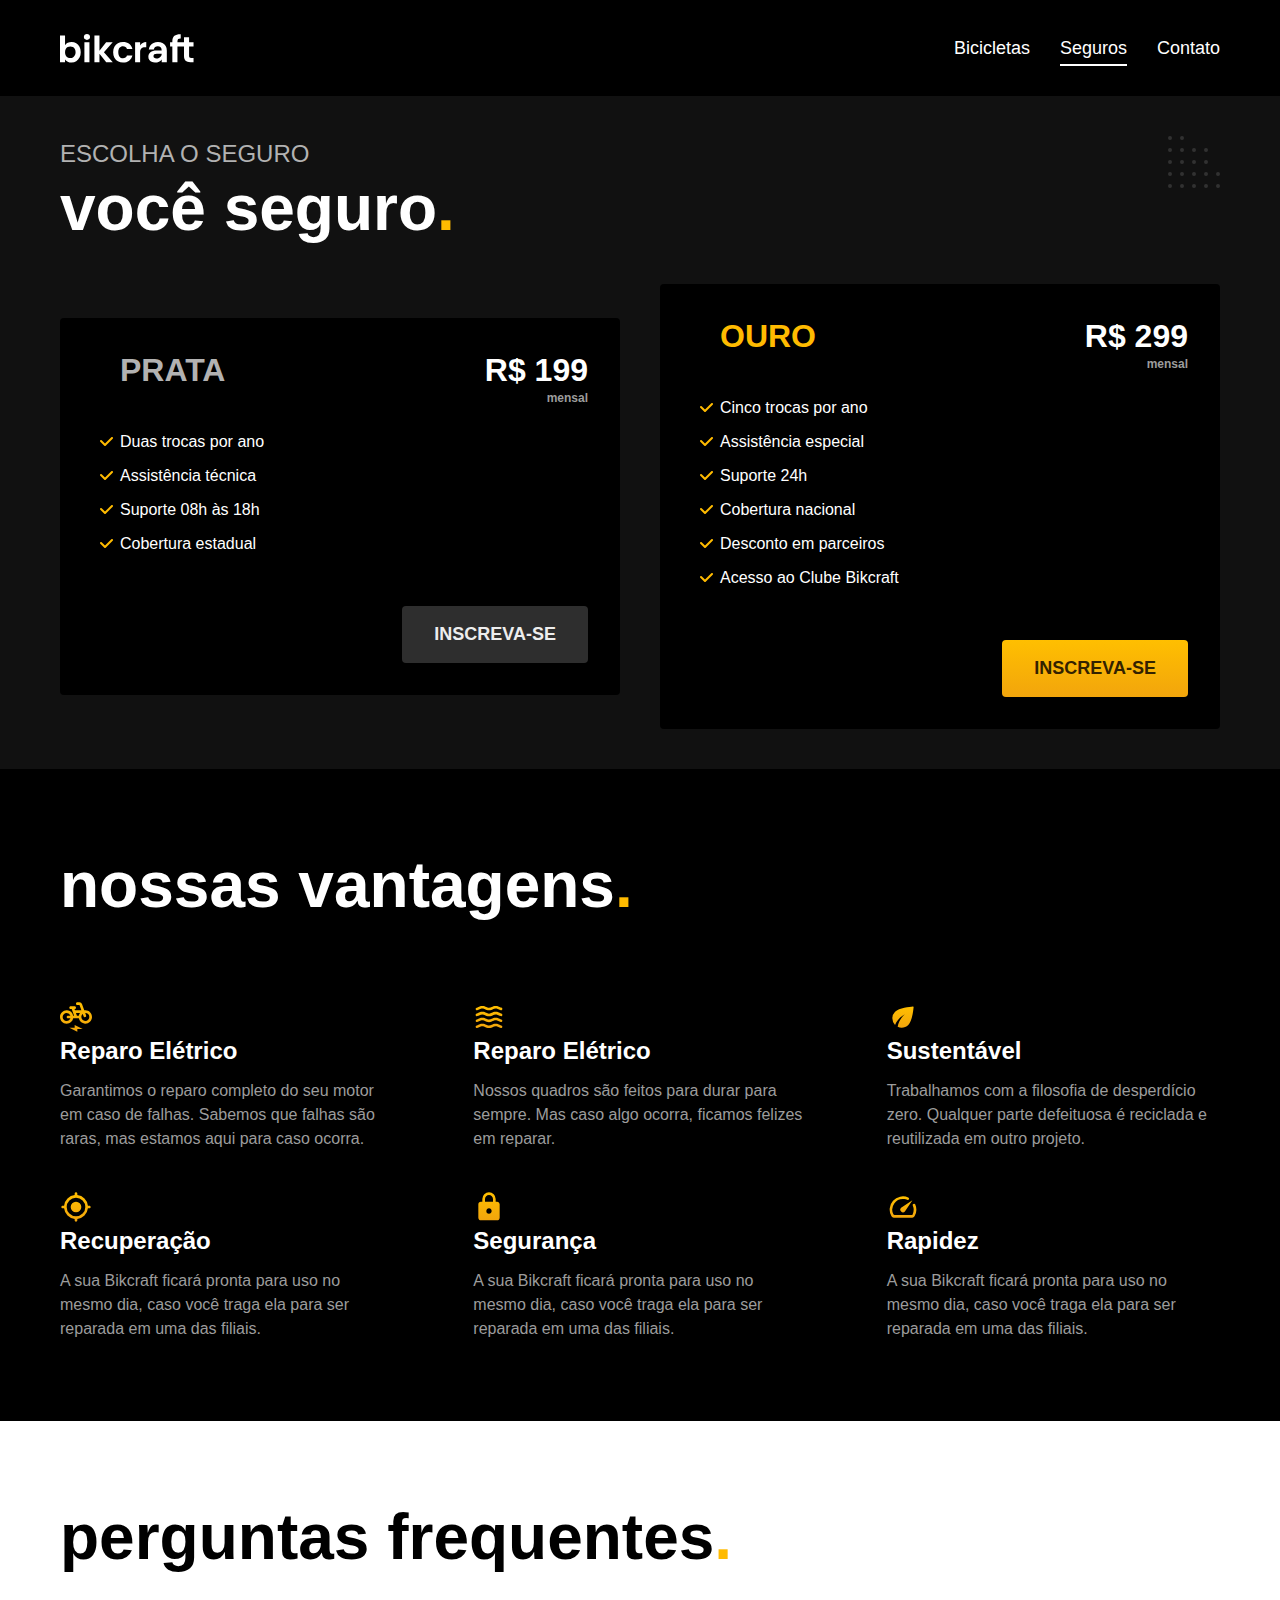
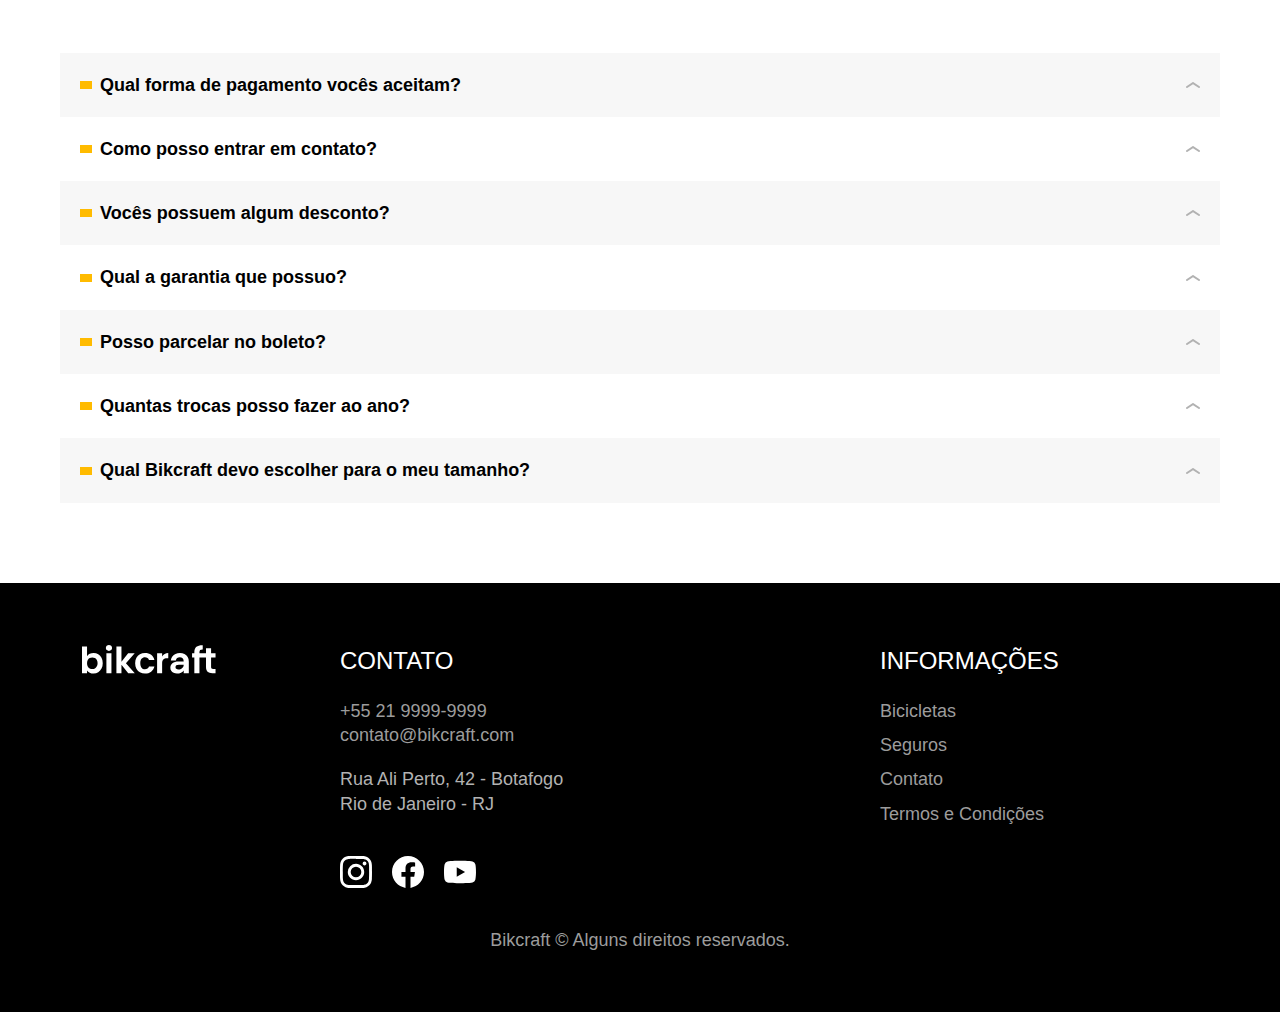
<file: seguros.html>
<!DOCTYPE html>
<html lang="pt-BR">

<head>
    <meta charset="UTF-8">
    <meta name="viewport" content="width=device-width, initial-scale=1.0">
        <link rel="preload" href="./css/style.min.css" as="style">
    <link rel="preload" href="./css/style.min.css" as="style">
    <link rel="stylesheet" href="./css/style.min.css">
    <link rel="icon" href="favicon.svg" type="image/svg+xml">

    <title>Seguros | Bikcraft</title>
    <meta name="description" content="Seguros">
    <script>document.documentElement.classList.add('js')</script>
</head>

<body id="seguros">

    <header class="header-bg">
        <div class="header container">

            <a href="./"><img src="./img/bikcraft.svg" alt="Logo"></a>

            <nav class="header-menu">
                                <div id="menu-button"></div>

                <ul class="font-1-m">
                    <li><a href="./bicicletas.html" class="cor-0">Bicicletas</a></li>
                    <li><a href="./seguros.html" class="cor-0">Seguros</a></li>
                    <li><a href="./contato.html" class="cor-0">Contato</a></li>
                </ul>
            </nav>

        </div>
    </header>

    <main class="seguros-bg">

        <div class="titulo-bg">
            <div class="titulo container">
                <p class="font-2-l-b cor-5 fadeInLeft" data-anime="100">ESCOLHA O SEGURO</p>
                <h1 class="font-1-xxl cor-0 fadeInLeft" data-anime="200">você seguro<span class="cor-p1">.</span></h1>
            </div>
        </div>

        <div class="seguros container">

            <div class="seguros-categorias">
                <div class="seguros-prata seguros-item fadeInLeft" data-anime="400">

                    <h3 class="cor-5 font-1-xl m-b-40">PRATA</h3>
                    <span class="cor-0 font-1-xl">R$ 199<span class="cor-6 font-1-xs">mensal</span></span>

                    <ul class="cor-0 font-2-s m-b-40">
                        <li>Duas trocas por ano</li>
                        <li>Assistência técnica</li>
                        <li>Suporte 08h às 18h</li>
                        <li>Cobertura estadual</li>
                    </ul>

                    <a href="./orcamento.html?tipo=seguro&produto=prata" class="botao secundario">INSCREVA-SE</a>
                </div>

                <div class="seguros-ouro seguros-item fadeInRight" data-anime="600">

                    <h3 class="cor-p1 font-1-xl m-b-40">OURO</h3>
                    <span class="cor-0 font-1-xl">R$ 299<span class="cor-6 font-1-xs">mensal</span></span>

                    <ul class="cor-0 font-2-s m-b-40">
                        <li>Cinco trocas por ano</li>
                        <li>Assistência especial</li>
                        <li>Suporte 24h</li>
                        <li>Cobertura nacional</li>
                        <li>Desconto em parceiros</li>
                        <li>Acesso ao Clube Bikcraft</li>
                    </ul>

                    <a href="./orcamento.html?tipo=seguro&produto=ouro" class="botao">INSCREVA-SE</a>
                </div>
            </div>
        </div>
        
    </main>

    <article class="seguros-vantagens-bg">

        <div class="seguros-vantagens container">
            <h1 class="font-1-xxl cor-0 m-b-80">nossas vantagens<span class="cor-p1">.</span></h1>

            <div class="seguros-vantagens-grid">
                <div>
                    <img src="./img/icones/eletrica.svg" alt="">
                    <h3 class="font-1-l-b cor-0 m-b-10">Reparo Elétrico</h3>
                    <p class="font-2-s cor-6">Garantimos o reparo completo do seu motor em caso de falhas. Sabemos que falhas são raras, mas estamos aqui para caso ocorra.</p>
                </div>

                <div>
                    <img src="./img/icones/carbono.svg" alt="">
                    <h3 class="font-1-l-b cor-0 m-b-10">Reparo Elétrico</h3>
                    <p class="font-2-s cor-6">Nossos quadros são feitos para durar para sempre. Mas caso algo ocorra, ficamos felizes em reparar.</p>
                </div>

                <div>
                    <img src="./img/icones/sustentavel.svg" alt="">
                    <h3 class="font-1-l-b cor-0 m-b-10">Sustentável</h3>
                    <p class="font-2-s cor-6">Trabalhamos com a filosofia de desperdício zero. Qualquer parte defeituosa é reciclada e reutilizada em outro projeto.</p>
                </div>

                <div>
                    <img src="./img/icones/rastreador.svg" alt="">
                    <h3 class="font-1-l-b cor-0 m-b-10">Recuperação</h3>
                    <p class="font-2-s cor-6">A sua Bikcraft ficará pronta para uso no mesmo dia, caso você traga ela para ser reparada em uma das filiais.</p>
                </div>

                <div>
                    <img src="./img/icones/seguro.svg" alt="">
                    <h3 class="font-1-l-b cor-0 m-b-10">Segurança</h3>
                    <p class="font-2-s cor-6">A sua Bikcraft ficará pronta para uso no mesmo dia, caso você traga ela para ser reparada em uma das filiais.</p>
                </div>

                <div>
                    <img src="./img/icones/velocidade.svg" alt="">
                    <h3 class="font-1-l-b cor-0 m-b-10">Rapidez</h3>
                    <p class="font-2-s cor-6">A sua Bikcraft ficará pronta para uso no mesmo dia, caso você traga ela para ser reparada em uma das filiais.</p>
                </div>
            </div>
        </div>

    </article>

    <article class="seguros-perguntas-bg">
        <div class="seguros-perguntas container">
            <h1 class="font-1-xxl cor-12">perguntas frequentes<span class="cor-p1">.</span></h1>

            <dl>
                <div>
                    <dt class="font-1-m-b pergunta-item">Qual forma de pagamento vocês aceitam? <img src="./img/icones/seta-abrir.svg" alt=""></dt>
                    <dd class="font-2-s cor-9 pergunta-resposta">Aceitamos cartões de crédito com as bandeiras: Visa, Mastercard, ELO e American Express. Para pagamentos à vista também aceitarmos PIX e Boleto através do PagSeguro.</dd>
                </div>
            
            </dl>

            <dl>
                <div>
                    <dt class="font-1-m-b pergunta-item">Como posso entrar em contato? <img src="./img/icones/seta-abrir.svg" alt=""></dt>
                    <dd class="font-2-s cor-9 pergunta-resposta">Aceitamos cartões de crédito com as bandeiras: Visa, Mastercard, ELO e American Express. Para pagamentos à vista também aceitarmos PIX e Boleto através do PagSeguro.</dd>
                </div>
            
            </dl>

            <dl>
                <div>
                    <dt class="font-1-m-b pergunta-item">Vocês possuem algum desconto? <img src="./img/icones/seta-abrir.svg" alt=""></dt>
                    <dd class="font-2-s cor-9 pergunta-resposta">Aceitamos cartões de crédito com as bandeiras: Visa, Mastercard, ELO e American Express. Para pagamentos à vista também aceitarmos PIX e Boleto através do PagSeguro.</dd>
                </div>
            
            </dl>

            <dl>
                <div>
                    <dt class="font-1-m-b pergunta-item">Qual a garantia que possuo? <img src="./img/icones/seta-abrir.svg" alt=""></dt>
                    <dd class="font-2-s cor-9 pergunta-resposta">Aceitamos cartões de crédito com as bandeiras: Visa, Mastercard, ELO e American Express. Para pagamentos à vista também aceitarmos PIX e Boleto através do PagSeguro.</dd>
                </div>
            
            </dl>

            <dl>
                <div>
                    <dt class="font-1-m-b pergunta-item">Posso parcelar no boleto? <img src="./img/icones/seta-abrir.svg" alt=""></dt>
                    <dd class="font-2-s cor-9 pergunta-resposta">Aceitamos cartões de crédito com as bandeiras: Visa, Mastercard, ELO e American Express. Para pagamentos à vista também aceitarmos PIX e Boleto através do PagSeguro.</dd>
                </div>
            
            </dl>

            <dl>
                <div>
                    <dt class="font-1-m-b pergunta-item">Quantas trocas posso fazer ao ano? <img src="./img/icones/seta-abrir.svg" alt=""></dt>
                    <dd class="font-2-s cor-9 pergunta-resposta">Aceitamos cartões de crédito com as bandeiras: Visa, Mastercard, ELO e American Express. Para pagamentos à vista também aceitarmos PIX e Boleto através do PagSeguro.</dd>
                </div>
            
            </dl>

            <dl>
                <div>
                    <dt class="font-1-m-b pergunta-item">Qual Bikcraft devo escolher para o meu tamanho? <img src="./img/icones/seta-abrir.svg" alt=""></dt>
                    <dd class="font-2-s cor-9 pergunta-resposta">Aceitamos cartões de crédito com as bandeiras: Visa, Mastercard, ELO e American Express. Para pagamentos à vista também aceitarmos PIX e Boleto através do PagSeguro.</dd>
                </div>
            
            </dl>
        </div>
    </article>

    <footer class="footer-bg">
        <div class="footer">

            <img src="./img/bikcraft.svg" alt="" class="container">

            <div class="footer-contato">
                <h3 class="cor-0 font-2-l-b m-b-20">CONTATO</h3>

                <ul class="cor-5 font-2-m m-b-40">
                    <li><a href="tel:+552199999999">+55 21 9999-9999</a></li>
                    <li><a href="mailto:contato@bikcraft.com">contato@bikcraft.com</a></li>
                    <li>Rua Ali Perto, 42 - Botafogo</li>
                    <li>Rio de Janeiro - RJ</li>
                </ul>

                <div class="footer-redes">
                    <img src="./img/redes/instagram.svg" alt="Instagram">
                    <img src="./img/redes/facebook.svg" alt="Facebook">
                    <img src="./img/redes/youtube.svg" alt="Youtube">
                </div>
            </div>

            <div class="footer-informacoes">
                <h3 class="cor-0 font-2-l-b m-b-20">INFORMAÇÕES</h3>

                <ul class="cor-5 font-2-m">
                    <li><a href="./bicicletas.html">Bicicletas</a></li>
                    <li><a href="./seguros.html">Seguros</a></li>
                    <li><a href="./contato.html">Contato</a></li>
                    <li><a href="./termos.html">Termos e Condições</a></li>
                </ul>
            </div>
            <p class="cor-6 font-2-m footer-cop container">Bikcraft © Alguns direitos reservados.</p>
        </div>
    </footer>

    <script src="./scripts/plugins/simple-anime.js"></script>
    <script src="./scripts/script.js"></script>
</body>

</html>
</file>
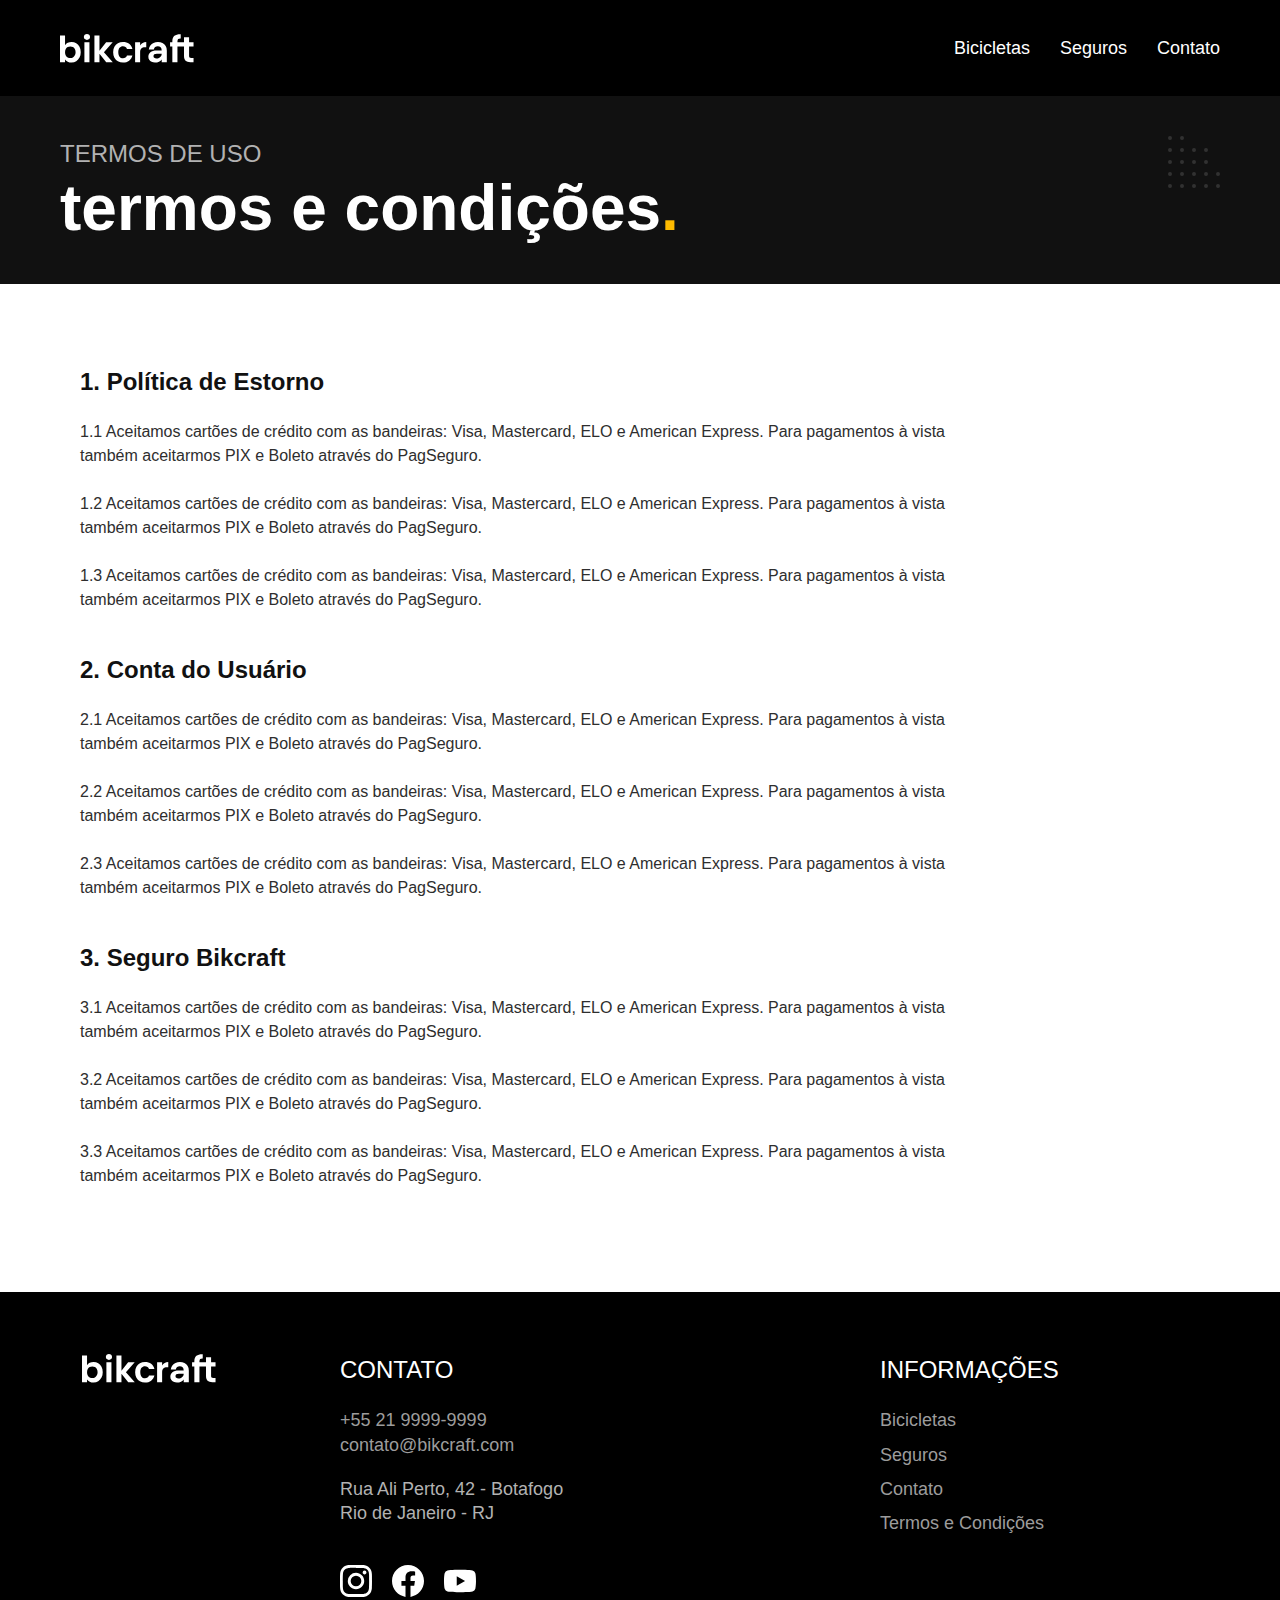
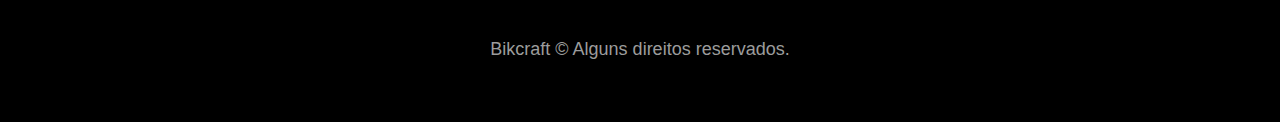
<file: termos.html>
<!DOCTYPE html>
<html lang="pt-BR">

<head>
    <meta charset="UTF-8">
    <meta name="viewport" content="width=device-width, initial-scale=1.0">
        <link rel="preload" href="./css/style.min.css" as="style">
    <link rel="preload" href="./css/style.min.css" as="style">
    <link rel="stylesheet" href="./css/style.min.css">
    <link rel="icon" href="favicon.svg" type="image/svg+xml">

    <title>Termos e Condições | Bikcraft</title>
    <meta name="description" content="Termos e Condições">
    <script>document.documentElement.classList.add('js')</script>
</head>

<body id="termos">

    <header class="header-bg">
        <div class="header container">

            <a href="./"><img src="./img/bikcraft.svg" alt="Logo"></a>

            <nav class="header-menu">
                                <div id="menu-button"></div>

                <ul class="font-1-m">
                    <li><a href="./bicicletas.html" class="cor-0">Bicicletas</a></li>
                    <li><a href="./seguros.html" class="cor-0">Seguros</a></li>
                    <li><a href="./contato.html" class="cor-0">Contato</a></li>
                </ul>
            </nav>

        </div>
    </header>

    <main>
        <div class="titulo-bg">
            <div class="titulo container">
                <p class="font-2-l-b cor-5 fadeInLeft" data-anime="100">TERMOS DE USO</p>
                <h1 class="font-1-xxl cor-0 fadeInLeft" data-anime="200">termos e condições<span class="cor-p1">.</span></h1>
            </div>
        </div>

        <div class="termos container font-2-s cor-10 fadeInDown" data-anime="400">
            <h2 class="font-1-l-b cor-11">1. Política de Estorno</h2>
            <p>1.1 Aceitamos cartões de crédito com as bandeiras: Visa, Mastercard, ELO e American Express. Para pagamentos à vista também aceitarmos PIX e Boleto através do PagSeguro.</p>
            <p>1.2 Aceitamos cartões de crédito com as bandeiras: Visa, Mastercard, ELO e American Express. Para pagamentos à vista também aceitarmos PIX e Boleto através do PagSeguro.</p>
            <p>1.3 Aceitamos cartões de crédito com as bandeiras: Visa, Mastercard, ELO e American Express. Para pagamentos à vista também aceitarmos PIX e Boleto através do PagSeguro.</p>

            <h2 class="font-1-l-b cor-11">2. Conta do Usuário</h2>
            <p>2.1 Aceitamos cartões de crédito com as bandeiras: Visa, Mastercard, ELO e American Express. Para pagamentos à vista também aceitarmos PIX e Boleto através do PagSeguro.</p>
            <p>2.2 Aceitamos cartões de crédito com as bandeiras: Visa, Mastercard, ELO e American Express. Para pagamentos à vista também aceitarmos PIX e Boleto através do PagSeguro.</p>
            <p>2.3 Aceitamos cartões de crédito com as bandeiras: Visa, Mastercard, ELO e American Express. Para pagamentos à vista também aceitarmos PIX e Boleto através do PagSeguro.</p>

            <h2 class="font-1-l-b cor-11">3. Seguro Bikcraft</h2>
            <p>3.1 Aceitamos cartões de crédito com as bandeiras: Visa, Mastercard, ELO e American Express. Para pagamentos à vista também aceitarmos PIX e Boleto através do PagSeguro.</p>
            <p>3.2 Aceitamos cartões de crédito com as bandeiras: Visa, Mastercard, ELO e American Express. Para pagamentos à vista também aceitarmos PIX e Boleto através do PagSeguro.</p>
            <p>3.3 Aceitamos cartões de crédito com as bandeiras: Visa, Mastercard, ELO e American Express. Para pagamentos à vista também aceitarmos PIX e Boleto através do PagSeguro.</p>
        </div>
    </main>

    <footer class="footer-bg">
        <div class="footer">

            <img src="./img/bikcraft.svg" alt="" class="container">

            <div class="footer-contato">
                <h3 class="cor-0 font-2-l-b m-b-20">CONTATO</h3>

                <ul class="cor-5 font-2-m m-b-40">
                    <li><a href="tel:+552199999999">+55 21 9999-9999</a></li>
                    <li><a href="mailto:contato@bikcraft.com">contato@bikcraft.com</a></li>
                    <li>Rua Ali Perto, 42 - Botafogo</li>
                    <li>Rio de Janeiro - RJ</li>
                </ul>

                <div class="footer-redes">
                    <img src="./img/redes/instagram.svg" alt="Instagram">
                    <img src="./img/redes/facebook.svg" alt="Facebook">
                    <img src="./img/redes/youtube.svg" alt="Youtube">
                </div>
            </div>

            <div class="footer-informacoes">
                <h3 class="cor-0 font-2-l-b m-b-20">INFORMAÇÕES</h3>

                <ul class="cor-5 font-2-m">
                    <li><a href="./bicicletas.html">Bicicletas</a></li>
                    <li><a href="./seguros.html">Seguros</a></li>
                    <li><a href="./contato.html">Contato</a></li>
                    <li><a href="./termos.html">Termos e Condições</a></li>
                </ul>
            </div>
            <p class="cor-6 font-2-m footer-cop container">Bikcraft © Alguns direitos reservados.</p>
        </div>
    </footer>

    <script src="./scripts/plugins/simple-anime.js"></script>
    <script src="./scripts/script.js"></script>
</body>

</html>
</file>
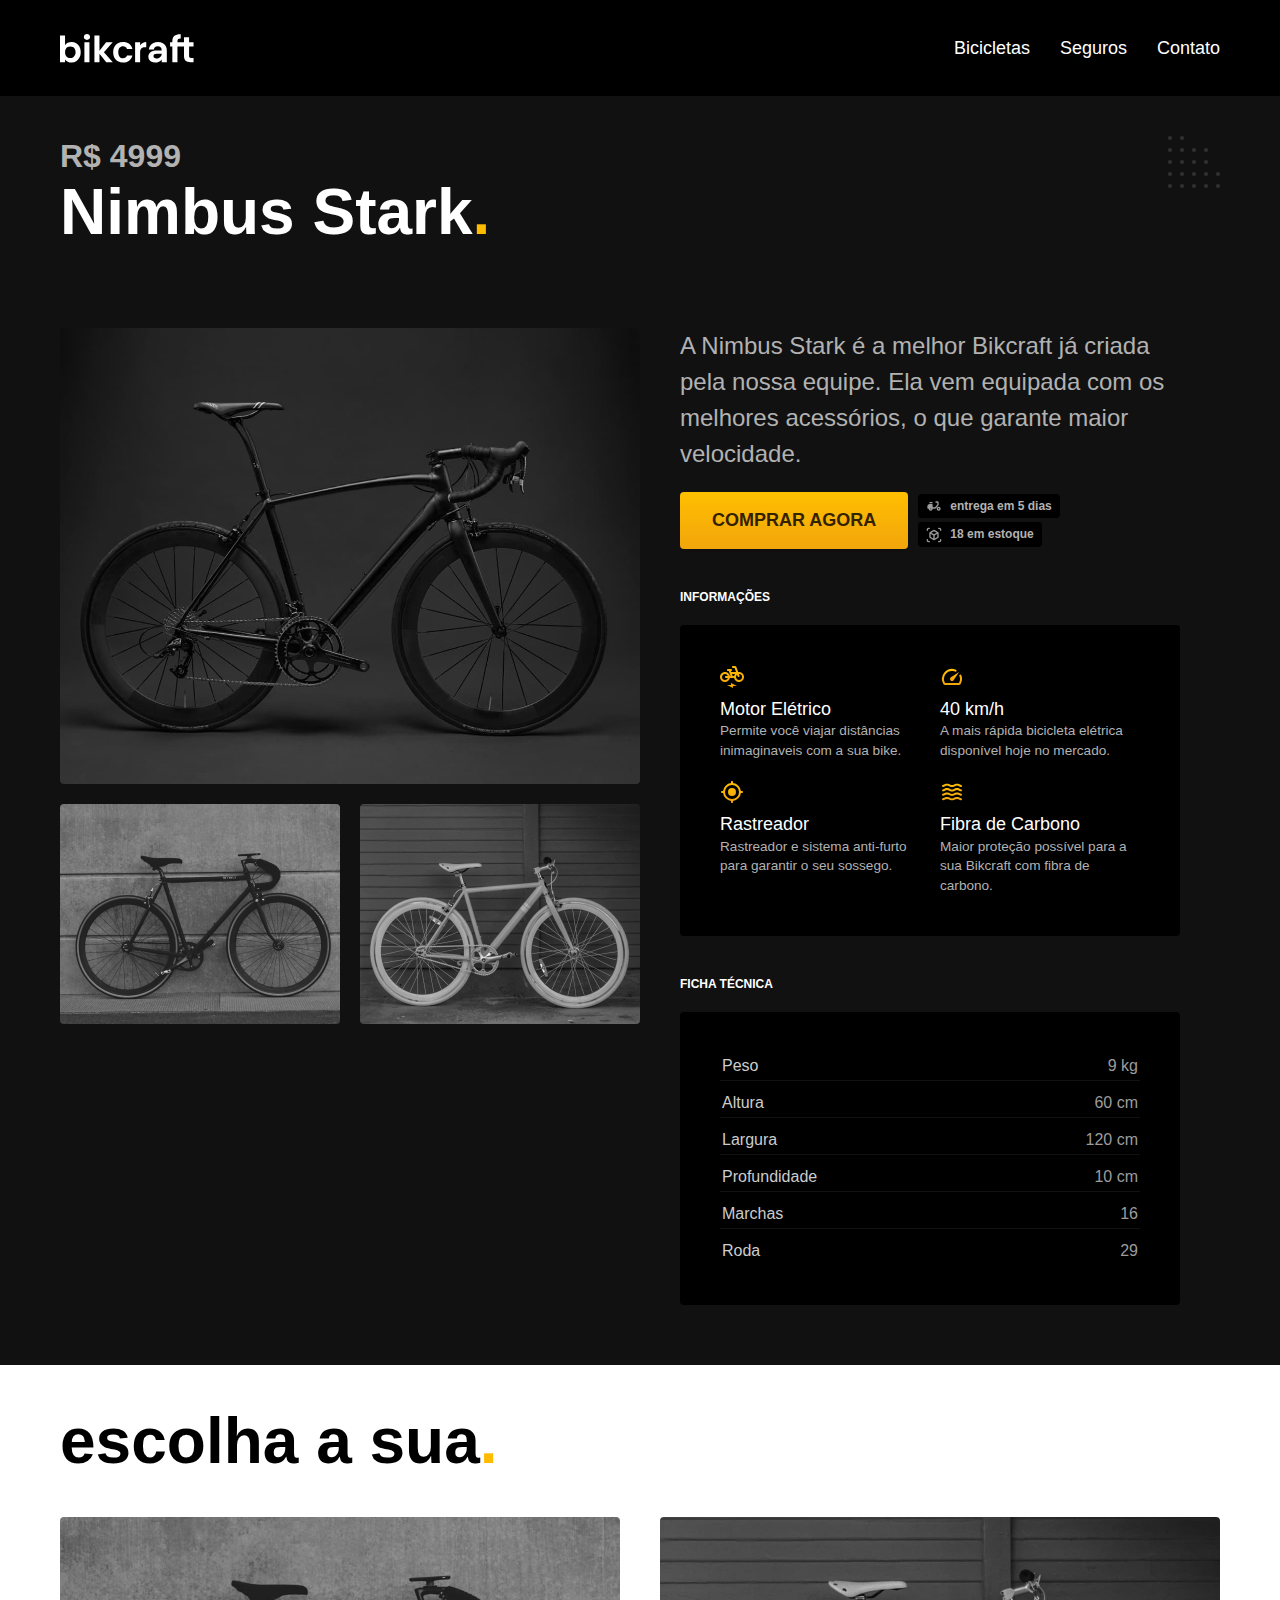
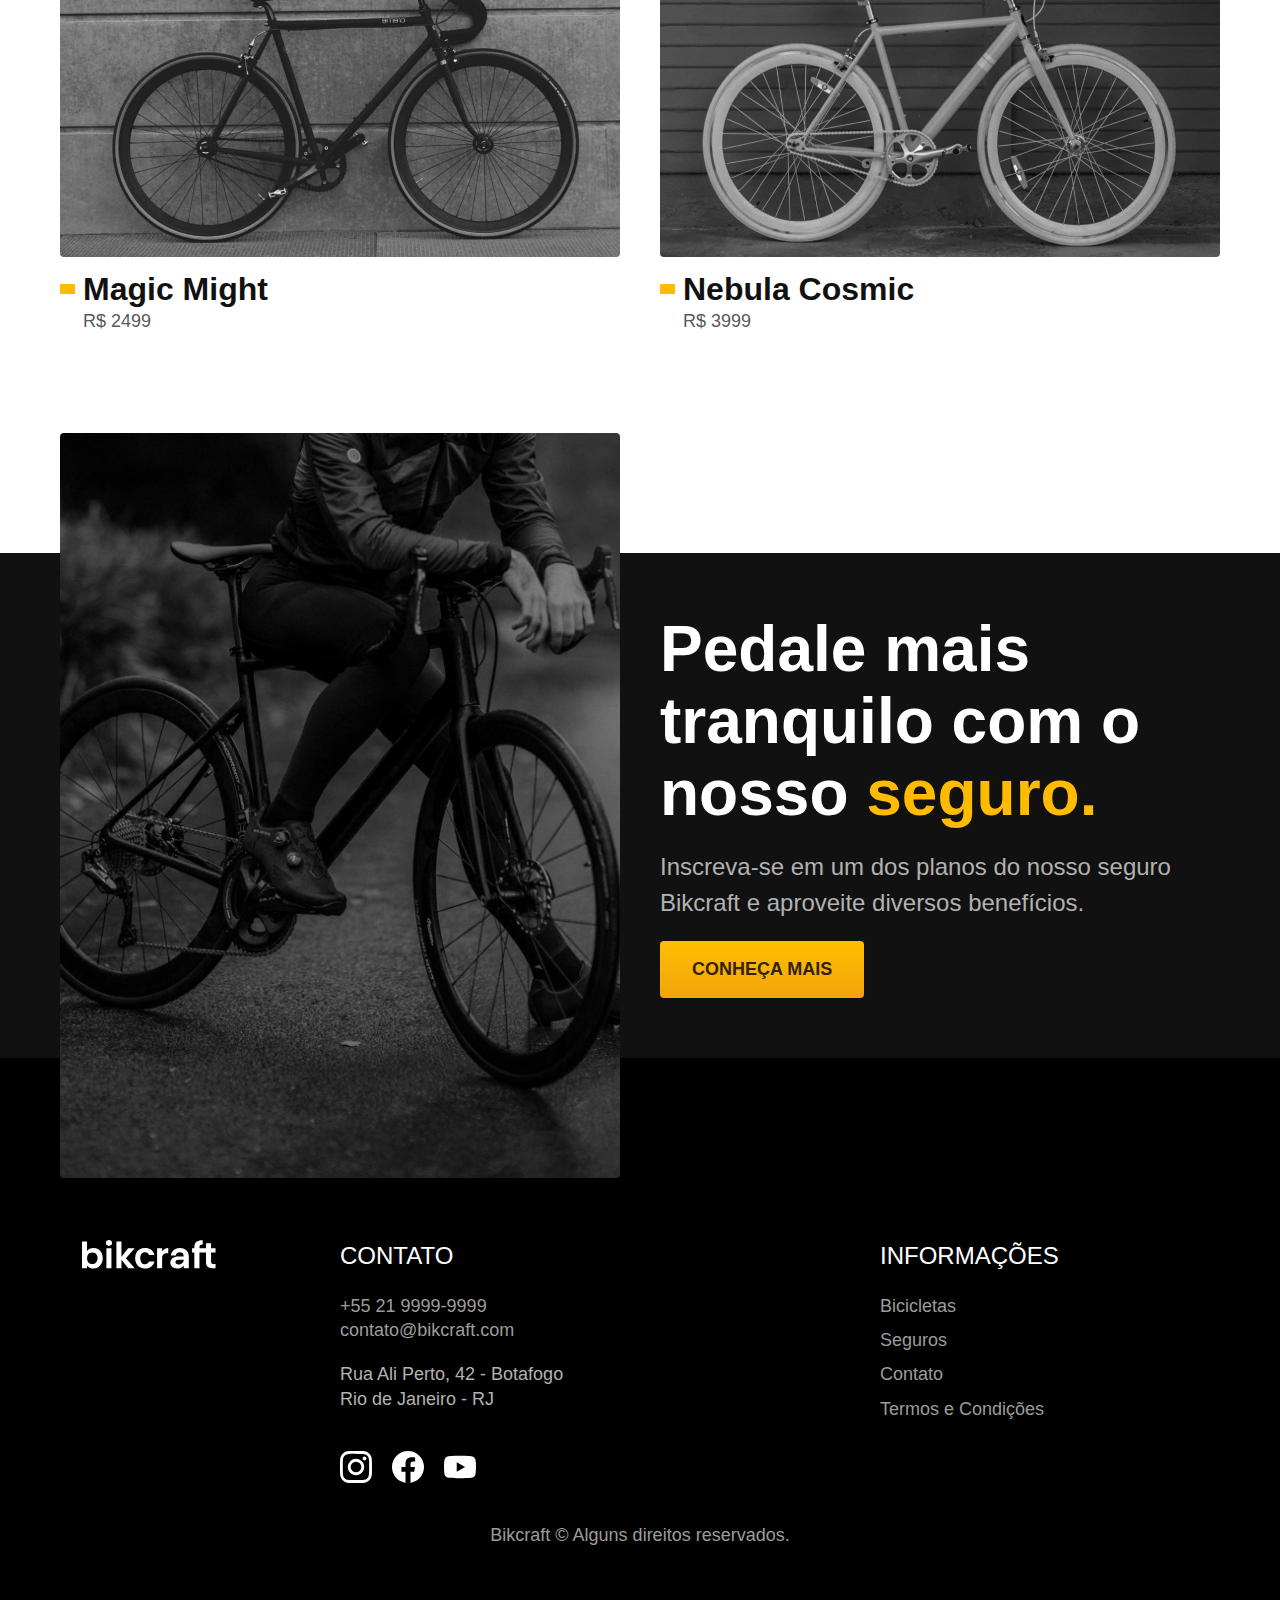
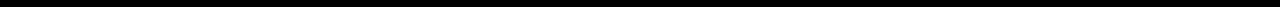
<file: bicicletas/nimbus.html>
<!DOCTYPE html>
<html lang="pt-BR">

<head>
    <meta charset="UTF-8">
    <meta name="viewport" content="width=device-width, initial-scale=1.0">
    <link rel="stylesheet" href="../css/style.min.css">
    <link rel="icon" href="../favicon.svg" type="image/svg+xml">

    <title>Nimbus Stark | Bikcraft</title>
    <meta name="description" content="Termos e Condições">
    <script>document.documentElement.classList.add('js')</script>
</head>

<body id="bicicleta">

    <header class="header-bg">
        <div class="header container">

            <a href="../"><img src="../img/bikcraft.svg" alt="Logo"></a>

            <nav class="header-menu">
                                <div id="menu-button"></div>

                <ul class="font-1-m">
                    <li><a href="../bicicletas.html" class="cor-0">Bicicletas</a></li>
                    <li><a href="../seguros.html" class="cor-0">Seguros</a></li>
                    <li><a href="../contato.html" class="cor-0">Contato</a></li>
                </ul>
            </nav>

        </div>
    </header>

    <main class="titulo-bg">
        <div>
            <div class="titulo container m-b-40">
                <p class="font-2-xl cor-5 fadeInLeft" data-anime="100">R$ 4999</p>
                <h1 class="font-1-xxl cor-0 fadeInLeft" data-anime="200">Nimbus Stark<span class="cor-p1">.</span></h1>
            </div>
        </div>

        <div class="bicicleta container">
            
            <div class="bicicleta-imagens fadeInLeft" data-anime="400">
                <img src="../img/bicicleta/nimbus.jpg" alt="">
                <img src="../img/bicicleta/magic.jpg" alt="">
                <img src="../img/bicicleta/nebula.jpg" alt="">
            </div>

            <div class="bicicleta-conteudo fadeInDown" data-anime="600">
                <p class="font-2-l cor-5 m-b-20">A Nimbus Stark é a melhor Bikcraft já criada pela nossa equipe. Ela vem equipada com os melhores acessórios, o que garante maior velocidade.</p>

                <div class="bicicleta-comprar m-b-40">
                    <a href="../orcamento.html?tipo=bikcraft&produto=nimbus" class="botao">COMPRAR AGORA</a>
                    <div>
                        <span class="font-1-xs cor-5"><img src="../img/icones/entrega.svg" alt="">entrega em 5 dias</span>
                        <span class="font-1-xs cor-5"><img src="../img/icones/estoque.svg" alt="">18 em estoque</span>
                    </div>
                </div>

                <h2 class="font-1-xs cor-0 m-b-20">INFORMAÇÕES</h2>
                <div class="bicicleta-info m-b-40">
                    <div class="bicicleta-info-item">
                        <img src="../img/icones/eletrica.svg" alt="">
                        <h3 class="font-1-m cor-0">Motor Elétrico</h3>
                        <p class="font-2-xs cor-5">Permite você viajar distâncias inimaginaveis com a sua bike.</p>
                    </div>

                    <div class="bicicleta-info-item">
                        <img src="../img/icones/velocidade.svg" alt="">
                        <h3 class="font-1-m cor-0">40 km/h</h3>
                        <p class="font-2-xs cor-5">A mais rápida bicicleta elétrica disponível hoje no mercado.</p>
                    </div>

                    <div class="bicicleta-info-item">
                        <img src="../img/icones/rastreador.svg" alt="">
                        <h3 class="font-1-m cor-0">Rastreador</h3>
                        <p class="font-2-xs cor-5">Rastreador e sistema anti-furto para garantir o seu sossego.</p>
                    </div>

                    <div class="bicicleta-info-item">
                        <img src="../img/icones/carbono.svg" alt="">
                        <h3 class="font-1-m cor-0">Fibra de Carbono</h3>
                        <p class="font-2-xs cor-5">Maior proteção possível para a sua Bikcraft com fibra de carbono.</p>
                    </div>
                </div>

                <h2 class="font-1-xs cor-0 m-b-20">FICHA TÉCNICA</h2>
                <div class="bicicleta-ficha m-b-60">
                    <p class="font-2-s cor-4">Peso <span class="cor-6">9 kg</span></p>
                    <p class="font-2-s cor-4">Altura <span class="cor-6">60 cm</span></p>
                    <p class="font-2-s cor-4">Largura <span class="cor-6">120 cm</span></p>
                    <p class="font-2-s cor-4">Profundidade <span class="cor-6">10 cm</span></p>
                    <p class="font-2-s cor-4">Marchas <span class="cor-6">16</span></p>
                    <p class="font-2-s cor-4">Roda <span class="cor-6">29</span></p>
                </div>
            </div>
        </div>

    </main>

    <article class="bikes container">

        <h1 class="font-1-xxl">escolha a sua<span class="cor-p1">.</span></h1>

        <div class="carrosel">
            <div class="carrosel-item">
                <a href="./magic.html">
                    <img src="../img/bicicletas/magic.jpg" alt="Bicicleta Magic Might" class="carrosel-item-img">
                    <h2 class="font-1-xl cor-11">Magic Might</h2>
                    <span class="font-2-m cor-8">R$ 2499</span>
                </a>
            </div>

            <div class="carrosel-item">
                <a href="./nebula.html">
                    <img src="../img/bicicletas/nebula.jpg" alt="Bicicleta Nebula Cosmic" class="carrosel-item-img">
                    <h2 class="font-1-xl cor-11">Nebula Cosmic</h2>
                    <span class="font-2-m cor-8">R$ 3999</span>
                </a>
            </div>
        </div>
    </article>

    <article class="bicicleta-seguro-bg">

        <div class="bicicleta-seguro container">

            <div>
                <img src="../img/fotos/seguros.jpg" alt="">
            </div>

            <div class="bicicleta-seguro-conteudo">
                <h1 class="font-1-xxl cor-0">Pedale mais tranquilo com o nosso <span class="cor-p1">seguro.</span></h1>
                <p class="font-2-l cor-5">Inscreva-se em um dos planos do nosso seguro Bikcraft e aproveite diversos benefícios.</p>
                <a href="../seguros.html" class="botao">CONHEÇA MAIS</a>
            </div>
        </div>

    </article>

    <footer class="footer-bg">
        <div class="footer">

            <img src="../img/bikcraft.svg" alt="" class="container">

            <div class="footer-contato">
                <h3 class="cor-0 font-2-l-b m-b-20">CONTATO</h3>

                <ul class="cor-5 font-2-m m-b-40">
                    <li><a href="tel:+552199999999">+55 21 9999-9999</a></li>
                    <li><a href="mailto:contato@bikcraft.com">contato@bikcraft.com</a></li>
                    <li>Rua Ali Perto, 42 - Botafogo</li>
                    <li>Rio de Janeiro - RJ</li>
                </ul>

                <div class="footer-redes">
                    <img src="../img/redes/instagram.svg" alt="Instagram">
                    <img src="../img/redes/facebook.svg" alt="Facebook">
                    <img src="../img/redes/youtube.svg" alt="Youtube">
                </div>
            </div>

            <div class="footer-informacoes">
                <h3 class="cor-0 font-2-l-b m-b-20">INFORMAÇÕES</h3>

                <ul class="cor-5 font-2-m">
                    <li><a href="../bicicletas.html">Bicicletas</a></li>
                    <li><a href="../seguros.html">Seguros</a></li>
                    <li><a href="../contato.html">Contato</a></li>
                    <li><a href="../termos.html">Termos e Condições</a></li>
                </ul>
            </div>
            <p class="cor-6 font-2-m footer-cop container">Bikcraft © Alguns direitos reservados.</p>
        </div>
    </footer>

    <script src="../scripts/plugins/simple-anime.js"></script>
    <script src="../scripts/script.js"></script>
</body>

</html>
</file>
<file: css/style.min.css>
*{box-sizing:border-box;padding:0;margin:0}img{max-width:100%;display:block}img[src$=".jpg"]{border-radius:4px}.font-1-xxl{font:600 4rem/1.125 Poppins,sans-serif}.font-1-xl{font:600 2rem/1.25 Poppins,sans-serif}.font-2-xl{font:600 2rem/1.25 Roboto,sans-serif}.font-1-l{font:400 1.5rem/1.5 Poppins,sans-serif}.font-1-l-b{font:600 1.5rem/1.5 Poppins,sans-serif}.font-2-l{font:400 1.5rem/1.5 Roboto,sans-serif}.font-2-l-b{font:500 1.5rem/1.5 Roboto,sans-serif;text-transform:uppercase}.font-1-m{font:400 1.125rem/1.35 Poppins,sans-serif}.font-1-m-b{font:600 1.125rem/1.35 Poppins,sans-serif}.font-2-m{font:500 1.125rem/1.35 Roboto,sans-serif}.font-2-m-l{font:400 1.125rem/1.35 Roboto,sans-serif}.font-1-s{font:400 1rem/1.5 Poppins,sans-serif}.font-2-s{font:400 1rem/1.5 Roboto,sans-serif}.font-2-sb{font:500 1rem/1.5 Roboto,sans-serif}.font-2-xs{font:400 0.85rem/1.45 Roboto,sans-serif}.font-1-xs{font:600 0.75rem/1.35 Poppins,sans-serif}.font-3-i{font:600 2.25rem/1.35 Merriweather,sans-serif}@media (max-width:1200px){.font-1-xxl{font-size:3rem}.font-2-l,.font-2-l-b{font-size:1.25rem}.font-3-i{font-size:1.75rem}}@media (max-width:800px){.font-1-xxl{font-size:2rem}.font-1-xl{font-size:1.5rem}.font-3-i{font-size:1.5rem}}:root{--w:#FFFFFF;--c1:#F7F7F7;--c2:#EDEDED;--c3:#DEDEDE;--c4:#CCCCCC;--c5:#B2B2B2;--c6:#9C9C9C;--c7:#717171;--c8:#595959;--c9:#404040;--c10:#2e2e2e;--c11:#111111;--c12:#000000;--p1:#FFBB00;--p2:#E4A30B;--p3:#A66F00;--p4:#664400;--p5:#332200}.cor-0{color:var(--w)}.cor-1{color:var(--c1)}.cor-2{color:var(--c2)}.cor-3{color:var(--c3)}.cor-4{color:var(--c4)}.cor-5{color:var(--c5)}.cor-6{color:var(--c6)}.cor-7{color:var(--c7)}.cor-8{color:var(--c8)}.cor-9{color:var(--c9)}.cor-10{color:var(--c10)}.cor-11{color:var(--c11)}.cor-12{color:var(--c12)}.cor-p1{color:var(--p1)}.cor-p2{color:var(--p2)}.cor-p3{color:var(--p3)}.cor-p4{color:var(--p4)}.cor-p5{color:var(--p5)}.js .fadeInDown{transform:translate3d(0,-20px,0)}.js .fadeInUp{transform:translate3d(0,20px,0)}.js .fadeInRight{transform:translate3d(20px,0,0)}.js .fadeInLeft{transform:translate3d(-20px,0,0)}.js [data-anime]{opacity:0}.js .anime{opacity:1;transform:none;transition:transform .8s,opacity .8s}.header-bg{background-color:var(--c12)}.header{display:flex;flex-wrap:wrap;justify-content:space-between;align-items:center;padding:20px 0;gap:20px}.header-menu ul{display:flex;flex-wrap:wrap;gap:30px;list-style:none}.header-menu ul li a{display:inline-block;text-decoration:none;padding:16px 0;position:relative}.header-menu ul li a::after{content:'';display:block;position:absolute;width:0;height:2px;background-color:var(--w);margin-top:4px;transition:.3s}.header-menu a.ativo::after,.header-menu a:hover::after{width:100%}#menu-button{display:none}@media (max-width:650px){#menu-button{display:flex;position:relative;border-top:2px solid var(--w);background-color:var(--w);width:24px;margin:40px 20px 60px 0;transition:.3s}#menu-button::before{content:'';display:block;position:absolute;width:24px;height:2px;background-color:var(--w);top:6px;transition:.3s}#menu-button::after{content:'';display:block;position:absolute;width:24px;height:2px;background-color:var(--w);top:14px;transition:.3s}#menu-button.active{border:none}#menu-button.active::before{transform:rotate(135deg)}#menu-button.active::after{top:6px;transform:rotate(-135deg)}.header-menu ul{position:absolute;display:block;flex-direction:column;right:0;gap:0;background-color:var(--c12);width:100vw;height:0;transition:.6s;text-align:center;z-index:10;visibility:hidden;overflow-y:hidden}.header-menu ul.active{visibility:visible;height:100vh;overflow-y:auto}.header-menu ul li{border-bottom:2px solid var(--c10)}.header-menu ul.active a{padding:30px 0;width:100vw}.header-menu ul li a::after{display:none}.no-scroll{overflow:hidden}}.footer-bg{background-color:var(--c12);padding:60px 0}.footer{display:grid;grid-template-columns:3fr 5fr 4fr;gap:40px}.footer-contato li,.footer-informacoes li{list-style:none}.footer a{text-decoration:none;color:var(--c6)}.footer a:hover{color:var(--w)}.footer-contato li:nth-child(2n){margin-bottom:20px;position:relative}.footer-contato li:nth-child(2n)::after{content:"";display:block;position:absolute;max-width:360px;height:2px;background-color:var(--c11);top:30px}.footer-informacoes li{margin-bottom:10px}.footer-redes{display:flex;gap:20px}.footer-redes img{transition:.3s}.footer-cop{grid-column:1/-1}@media (max-width:800px){.footer>img{display:none}.footer{grid-template-columns:1fr 1fr;justify-items:center;text-align:center}.footer-redes{justify-content:center;margin-bottom:40px}}@media (max-width:600px){.footer{grid-template-columns:1fr;text-align:center}}.container{box-sizing:border-box;max-width:1200px;padding-left:20px;padding-right:20px;margin-left:auto;margin-right:auto}.botao{display:inline-block;text-align:center;text-decoration:none;color:#320;background:linear-gradient(#ffbf00,#f2a50c);box-shadow:0 1px 2px rgba(0,0,0,.1);padding:16px 32px;border:none;border-radius:4px;font:600 1.125rem/1.35 Poppins,sans-serif;max-width:max-content;cursor:pointer}.botao:hover{background:linear-gradient(#ffb60d,#e59317)}.botao.secundario{color:var(--c2);background:var(--c10)}.botao.secundario:hover{background-color:var(--c9)}.botao.seta{display:flex;align-items:center}.botao.seta::after{content:"";display:inline-block;width:18px;height:10px;margin-left:10px;background:url(../../img/icones/seta.svg);transition:transform .2s}.botao.seta:hover::after{transform:translateX(4px)}@media (max-width:1200px){.botao{padding:12px 16px;font-size:1rem}}.link{display:inline-block;text-decoration:none;text-transform:uppercase;color:var(--p1);font:500 1.5rem/1.5 Poppins,sans-serif}.link::after{content:"";display:block;width:100%;height:2px;background-color:currentColor}.titulo-bg{background:var(--c11)}.titulo{background:url(../../img/dec/top-right.svg) no-repeat top 40px right 20px;padding:40px 20px}@media (max-width:800px){.titulo p{text-transform:lowercase;font-size:1rem;font-weight:400}}.m-b-10{margin-bottom:10px}.m-b-20{margin-bottom:20px}.m-b-40{margin-bottom:40px}.m-b-60{margin-bottom:60px}.m-b-80{margin-bottom:80px}.form{display:grid;grid-template-columns:1fr 1fr;padding:60px;gap:20px;background:url(../../img/dec/bottom-right.svg) no-repeat bottom 40px right 40px}.form-item{display:flex;flex-direction:column}.form .col-2{grid-column:span 2}.form label{display:block;color:var(--c12);font:600 1rem/1.5 Poppins,sans-serif;margin-bottom:8px}.form input[type=email],.form input[type=number],.form input[type=tel],.form input[type=text],.form select,.form textarea{color:var(--c7);font:400 1rem/1.5 Roboto,sans-serif;background-color:var(--c1);border:2px solid var(--c2);border-radius:4px;padding:12px;max-width:100%}.form input[type=email]:focus,.form input[type=tel]:focus,.form input[type=text]:focus,.form select:focus,.form textarea:focus{outline:0;border-color:var(--p1);background:var(--w)}.checkbox{display:grid;grid-template-columns:auto 1fr;pointer-events:none}.checkbox input{cursor:pointer;margin-right:8px;pointer-events:initial}.checkbox label{margin:0}@media (max-width:600px){.form{grid-template-columns:1fr;padding:20px}.form .col-2{grid-column:1}}.descricao-bg{background:var(--c12) url(../../img/dec/bottom-left.svg) no-repeat bottom 160px left 40px;box-shadow:inset 0 -120px var(--w)}.descricao{display:grid;grid-template-columns:1fr 1fr;justify-content:center;margin-bottom:100px}.descricao-texto{position:relative;align-self:end;padding:0 80px 200px 0;max-width:80ch}.descricao-img img{max-width:596px;display:block;height:100%;object-fit:cover}@media (max-width:1400px) and (min-width:1201px){.descricao-bg{background:var(--c12)}}@media (max-width:1200px){.descricao-img img{max-width:100%}.descricao-texto{justify-self:center;max-width:60ch;padding-right:40px;text-align:right}}@media (max-width:1000px){.descricao-texto{justify-self:end;max-width:50ch}}@media (max-width:800px){.descricao-img{display:none}.descricao{grid-template-columns:1fr;margin-bottom:40px}.descricao-texto{justify-self:center;text-align:center;max-width:80%;padding:40px 0}.descricao-bg{background:var(--c12);box-shadow:initial}}.bikes{margin-bottom:60px}.carrosel{display:flex;gap:40px;padding:0 20px;margin-left:auto;margin-right:auto;overflow:auto}.carrosel div{min-width:280px}.carrosel-item-img{max-width:100%;margin-bottom:12px}.bikes h1{margin-bottom:40px}.bikes h2{display:flex;align-items:center}.carrosel a{text-decoration:none}.carrosel-item h2::before{content:"";width:15px;height:10px;display:inline-block;background-color:var(--p1);margin-right:8px;transition:width .2s}.carrosel a:hover>h2::before{width:24px}.carrosel-item span{padding-left:23px}@media (max-width:800px){.carrosel{gap:20px}}.tecnologia-bg{background-color:var(--c12);box-shadow:inset 0 -120px var(--w),inset 0 120px var(--w)}.tecnologia{display:grid;grid-template-columns:1fr 1fr;justify-content:center;padding:40px 20px}.tecnologia-item{padding:200px 60px 200px 0}.tecnologia-item-img>img{max-width:596px;height:100%;display:block;object-fit:cover;object-position:left}.tecnologia-subitem{display:flex;padding-top:80px;gap:40px}.tecnologia-subitem h3{width:max-content}.tecnologia-subitem img{width:24px}@media (max-width:1200px){.tecnologia-item-img>img{max-width:100%}.tecnologia-item{text-align:right}.tecnologia-subitem{text-align:center;gap:20px}.tecnologia-subitem h3{width:100%}}@media (max-width:800px){.tecnologia-bg{box-shadow:initial}.tecnologia{grid-template-columns:1fr}.tecnologia-item{text-align:center;padding:40px 40px}.tecnologia-item-img{display:none}}.parceiros{margin-bottom:100px;padding-top:60px}.parceiros-links{display:grid;grid-template-columns:repeat(4,1fr);max-width:1400px;margin:0 auto;padding:0 20px}.parceiros-links div{display:flex;padding:32px;border-left:2px solid var(--c2)}.parceiros-links div:first-child,.parceiros-links div:nth-child(5){border-left:none}.parceiros-links div:nth-child(n+5){border-top:2px solid var(--c2)}.parceiros-links img{margin:auto}@media (max-width:800px){.parceiros{padding-top:40px}.parceiros-links{grid-template-columns:repeat(2,1fr)}.parceiros-links div:nth-child(n+3){border-top:2px solid var(--c2)}.parceiros-links div:nth-child(odd){border-left:none}}@media (max-width:1200px){.parceiros{padding-top:20px}.parceiros-links div{padding:20px}.parceiros-links img{max-width:80%}}@media (max-width:800px){.parceiros{margin-bottom:60px}}.depoimento{display:grid;grid-template-columns:1fr 1fr;background:var(--p1) url(../../img/dec/bottom-right-p.svg) no-repeat bottom 40px right 40px;overflow:hidden}.depoimento-texto{display:flex;flex-direction:column;padding:40px 40px 80px 80px;align-self:end}.depoimento-img img{width:100%;height:100%;object-fit:cover;border-radius:0}.depoimento-texto p{position:relative;max-width:32ch}.depoimento-texto p::before{content:'“';position:absolute;font-size:5rem;color:var(--p2);left:-50px;top:-20px}.depoimento-texto p::after{content:'”';position:absolute;font-size:5rem;color:var(--p2)}@media (min-width:1200px){.depoimento-img img{max-height:520px}}@media (max-width:800px){.depoimento-texto p::after,.depoimento-texto p::before{font-size:2rem}.depoimento{grid-template-columns:1fr;text-align:center}.depoimento-img img{max-height:300px}.depoimento-texto{padding:40px 20px;justify-self:center}}@media (max-width:1200px){.depoimento-texto p::after,.depoimento-texto p::before{font-size:4rem}}.bicicletas{display:grid;grid-template-columns:1fr 1fr;padding:100px 20px;gap:40px;background:url(../../img/dec/top-right.svg) no-repeat top 40px right 40px}.bicicletas-imagem{position:relative}.bicicletas-imagem img{max-width:100%;height:100%;object-fit:cover}.bicicletas-imagem span{display:inline-block;background-color:var(--c12);padding:4px 10px;border-radius:4px 0 0 4px;position:absolute;top:10px;right:0}.bicicletas-conteudo{display:grid;grid-template-columns:1fr 1fr}.bicicletas-bg:nth-child(odd){background-color:var(--c11);box-shadow:inset 30vw 0 var(--w)}.bicicletas-conteudo h2{width:max-content}.bicicletas-conteudo h2::before{content:"";display:block;height:8px;width:12px;background-color:var(--p1);margin-bottom:8px}.bicicletas-conteudo p{grid-column:1/-1;max-width:52ch;margin-bottom:20px}.bicicletas-conteudo ul{grid-column:1;list-style:none}.bicicletas-conteudo li{display:flex;align-items:center;gap:10px}.bicicletas-conteudo li>img{width:24px}.bicicletas-conteudo li+li{margin-top:10px}.bicicletas-conteudo a{grid-column:2;align-self:flex-end;text-transform:uppercase;align-items:center}@media (max-width:1100px){.bicicletas-conteudo ul{grid-column:1/-1;margin-bottom:20px}.bicicletas-conteudo a{grid-column:1/-1;justify-self:end}}@media (max-width:800px){.bicicletas{background:initial;grid-template-columns:1fr}.bicicletas-bg:nth-child(odd){box-shadow:initial}}#bicicleta .titulo p{text-transform:uppercase}#bicicleta .bikes .carrosel{padding:0}#bicicleta .bikes{padding:40px 20px}.bicicleta{display:grid;grid-template-columns:1fr 1fr;align-items:start}.bicicleta-imagens{display:flex;flex-wrap:wrap;gap:20px}.bicicleta-imagens img{flex:1;min-width:200px}.bicicleta-imagens img:first-child{min-width:100%}.bicicleta-conteudo{padding:0 40px}.bicicleta-comprar{display:grid;grid-template-columns:max-content auto;gap:10px;align-items:center;justify-items:start}.bicicleta-comprar>div{display:flex;flex-direction:column;justify-content:space-between;gap:4px}.bicicleta-comprar span{display:flex;align-items:center;background-color:var(--c12);border-radius:4px;padding:4px 8px;gap:8px;max-width:max-content}.bicicleta-info{display:grid;grid-template-columns:repeat(auto-fit,minmax(140px,max-content));background-color:var(--c12);border-radius:4px;padding:40px;gap:20px}.bicicleta-info img{width:24px;margin-bottom:8px}.bicicleta-ficha{display:flex;flex-direction:column;background-color:var(--c12);padding:40px;border-radius:4px}.bicicleta-ficha p{display:flex;justify-content:space-between;padding:2px}.bicicleta-ficha p+p{border-top:1px solid var(--c11);padding-top:10px}.bicicleta-seguro-bg{background-color:var(--c11);box-shadow:inset 0 -120px var(--c12),inset 0 120px var(--w)}.bicicleta-seguro{display:grid;grid-template-columns:1fr 1fr;gap:40px}.bicicleta-seguro img{width:100%;height:100%;object-fit:cover}.bicicleta-seguro-conteudo{display:flex;flex-direction:column;justify-content:center;padding:180px 0;gap:20px}@media (max-width:1000px){.bicicleta-seguro-bg{box-shadow:initial}.bicicleta-imagens{display:grid;grid-template-columns:1fr}}@media (max-width:800px){.bicicleta{grid-template-columns:1fr}.bicicleta-conteudo{padding:40px 20px;text-align:center}.bicicleta-comprar{display:flex;flex-direction:column;align-items:center;padding:20px 0}.bicicleta-comprar>div{padding:8px 0;align-items:center}.bicicleta-info{grid-template-columns:1fr 1fr}.bicicleta-imagens{display:grid;grid-template-columns:1fr 1fr 1fr}.bicicleta-imagens img{min-width:100%}}@media (max-width:650px){#bicicleta .bikes .carrosel{display:flex;flex-direction:column;padding:0 20px}.bicicleta-imagens{grid-template-columns:1fr}.bicicleta-imagens img:first-child{min-width:100%}.bicicleta-imagens img:not(:first-child){display:none}}@media (max-width:400px){.bicicleta-info{grid-template-columns:1fr}}.seguros{padding:80px 0;background-color:var(--c11)}#seguros .seguros{padding:0 20px 40px 20px}.seguros-bg{background-color:var(--c11)}.seguros-categorias{display:grid;grid-template-columns:1fr 1fr;gap:40px;justify-content:center;align-items:center}.seguros-item{background-color:var(--c12);padding:32px 32px 32px 60px;border-radius:4px;display:grid;grid-template-columns:1fr auto}.seguros-item span{grid-column:2;display:block;text-align:right}.seguros-item ul{grid-column:1}.seguros-item a{grid-column:1/-1;justify-self:end}.seguros-item ul{list-style:none}.seguros-item li{margin-bottom:10px;position:relative}.seguros-item li::before{content:"";display:inline-block;position:absolute;width:13px;height:9px;background-image:url("../../img/icones/lista.svg");left:-20px;top:7px}@media (max-width:800px){.seguros-categorias{grid-template-columns:1fr;gap:20px}.seguros-item{width:80%;justify-self:center}}.seguros-vantagens-bg{background-color:var(--c12);padding:80px 0}.seguros-vantagens-grid{display:grid;grid-template-columns:repeat(auto-fit,minmax(280px,max-content));gap:40px 80px}.seguros-perguntas{padding:80px 20px}.seguros-perguntas dl:nth-child(2n){background-color:var(--c1)}.seguros-perguntas h1{margin-bottom:80px}.seguros-perguntas dl div{padding:20px;border-radius:4px}.seguros-perguntas dt{display:grid;grid-template-columns:auto 1fr auto;align-items:center;gap:8px;cursor:pointer}.seguros-perguntas dd{padding-left:20px;padding-top:20px;max-width:80ch}.seguros-perguntas dt::before{content:"";display:inline-block;height:8px;width:12px;background-color:var(--p1)}.js .pergunta-resposta{display:none}.js .mostrar{display:block}.js .rotacionar{transform:rotate(180deg)}.js .pergunta-item img{transition:.3s ease}.termos{padding:80px 40px}.termos h2{margin-bottom:20px}.termos p{margin-bottom:24px;max-width:100ch}.termos p+h2{margin-top:40px}@media (max-width:1200px){.termos p{max-width:80ch}}#orcamento .titulo-bg{box-shadow:inset 0 -480px var(--c1)}.orcamento{display:grid;grid-template-columns:5fr 7fr;padding-bottom:120px}.orcamento h2::before{content:"";display:inline-block;position:relative;width:4px;height:8px;background-color:var(--p1);margin-left:-4px;left:-12px}.orcamento-dados,.orcamento-produto{padding:60px;box-shadow:0 1px 2px rgba(0,0,0,.1)}.orcamento-produto{background:var(--c12) url(../../img/dec/bottom-left.svg) no-repeat bottom 40px left 40px;border-radius:5px 0 0 5px;display:grid;grid-template-columns:1fr 1fr;gap:20px;align-content:start}.orcamento-produto label{font:500 1rem/1.5 Poppins,sans-serif;color:var(--c4);background-color:var(--c10);padding:12px 16px;border-radius:5px;cursor:pointer;display:grid;grid-template-columns:auto 1fr auto;align-items:center;border:1px solid var(--c10)}.orcamento-produto label:hover{background-color:var(--c9);border-color:var(--c9)}.orcamento-produto input:focus+label{box-shadow:0 0 0 2px var(--p1);border:1px solid var(--c11)}.orcamento-produto label span{display:none}.orcamento-produto label::before{content:"";box-sizing:border-box;display:inline-block;width:12px;height:12px;border:1px solid var(--c6);margin-right:8px;border-radius:50%}.orcamento-produto input{opacity:0;position:absolute;pointer-events:none}.orcamento-produto input:checked+label{background-color:var(--w);color:var(--c11)}.orcamento-produto input:checked+label span{display:inline-block}.orcamento-produto input:checked+label::before{border-color:var(--c7);box-shadow:inset 0 0 0 3px var(--w),inset 0 0 0 6px var(--c7)}.orcamento-produto>*{grid-column:1/-1}.orcamento-produto>label{grid-column:initial}.orcamento-conteudo{display:none}.orcamento-conteudo h2,.orcamento-dados h2:nth-child(n+2){margin-top:20px}#bikcraft:checked~#orcamento-bikcraft,#seguro:checked~#orcamento-seguro{display:grid;gap:20px}.orcamento-detalhes{display:none;grid-template-columns:1fr 1fr;background-color:var(--w);border-radius:4px;padding:20px;align-items:center}.orcamento-detalhes li{display:flex;align-items:center;margin-bottom:8px}.orcamento-detalhes li img{width:16px;margin-right:8px}.orcamento-produto input:checked+label+.orcamento-detalhes{display:grid}@media (max-width:1200px){.orcamento-dados,.orcamento-produto{padding:32px}}@media (max-width:1000px){#orcamento .form{display:grid;grid-template-columns:1fr}#orcamento .form .col-2{grid-column:1}}@media (max-width:800px){.orcamento{grid-template-columns:1fr}.orcamento-produto{background:var(--c12);border-radius:5px 5px 0 0}.orcamento-dados.form{border-radius:0 0 5px 5px}}@media (max-width:400px){.orcamento-produto{grid-template-columns:1fr}}#contato .titulo-bg{box-shadow:inset 0 -240px var(--c1)}.contato{display:grid;grid-template-columns:1fr 2fr}.contato-dados{background:var(--c12) url(../../img/dec/bottom-left.svg) no-repeat bottom 40px left 40px;padding:60px;border-radius:4px 0 0 4px;box-shadow:0 1px 2px rgba(0,0,0,.1)}.contato-endereco{display:grid;grid-template-columns:auto 1fr;gap:8px;background:url("../../img/icones/local.svg") no-repeat;padding-left:20px}.contato-endereco p{grid-column:2}.contato-meios{display:grid;grid-template-columns:auto 1fr}.contato-meios a{display:block;color:var(--c4);text-decoration:none;grid-column:2;max-width:max-content;padding-left:28px}.contato-meios a:hover{color:var(--w)}.contato-meios a:first-child{background:url("../../img/icones/email.svg") no-repeat;margin-bottom:8px}.contato-meios a:nth-child(3){background:url("../../img/icones/telefone.svg") no-repeat;margin-top:20px}.contato-redes{display:flex;gap:40px;padding-left:26px}@media (max-width:1000px){.contato{grid-template-columns:1fr}.contato-dados{background:var(--c12);display:grid;grid-template-columns:1fr 1fr;gap:0 40px}.contato-dados h2{grid-column:1/-1;text-align:center}.contato-endereco{grid-column:1;justify-self:end}.contato-meios{grid-column:2;justify-self:start}.contato-redes{grid-column:1/-1;justify-content:center;padding:0}}@media (max-width:600px){.contato-dados{display:flex;flex-direction:column;align-items:center;gap:0}.contato-endereco{justify-self:initial}}.form{background-color:var(--w);border-radius:0 4px 4px 0;box-shadow:0 1px 2px rgba(0,0,0,.1)}.loja-bg{background-color:var(--c1);padding:80px 0}.loja-mapas{display:grid;grid-template-columns:1fr 1fr;gap:40px}.loja-item{background-color:var(--w)}.loja-item>div{padding:40px;border-radius:0 0 4px 4px;box-shadow:0 1px 2px rgba(0,0,0,.1)}.loja img{border-radius:0}.loja-item-endereco h2{display:flex;align-items:center}.loja-item-endereco h2::before{content:"";display:inline-block;height:8px;width:12px;background:var(--p1);margin-right:12px}.loja-item-endereco>div{display:grid;grid-template-columns:1fr 1fr;padding-left:24px}.loja-item-endereco div p{padding-left:12px;border-left:2px solid var(--c2)}.loja-item-endereco div+p{display:flex;align-items:center}.loja-item-endereco div+p::before{content:"";display:inline-block;background:url(../../img/icones/horario.svg) no-repeat;width:18px;height:20px;padding-left:12px}@media (max-width:1000px){.loja-mapas{padding:20px}.loja h1{margin-bottom:0}.loja-item-endereco>div{grid-template-columns:1fr}.loja-bg{padding:40px 0}}@media (max-width:700px){.loja-mapas{grid-template-columns:1fr}}
</file>
